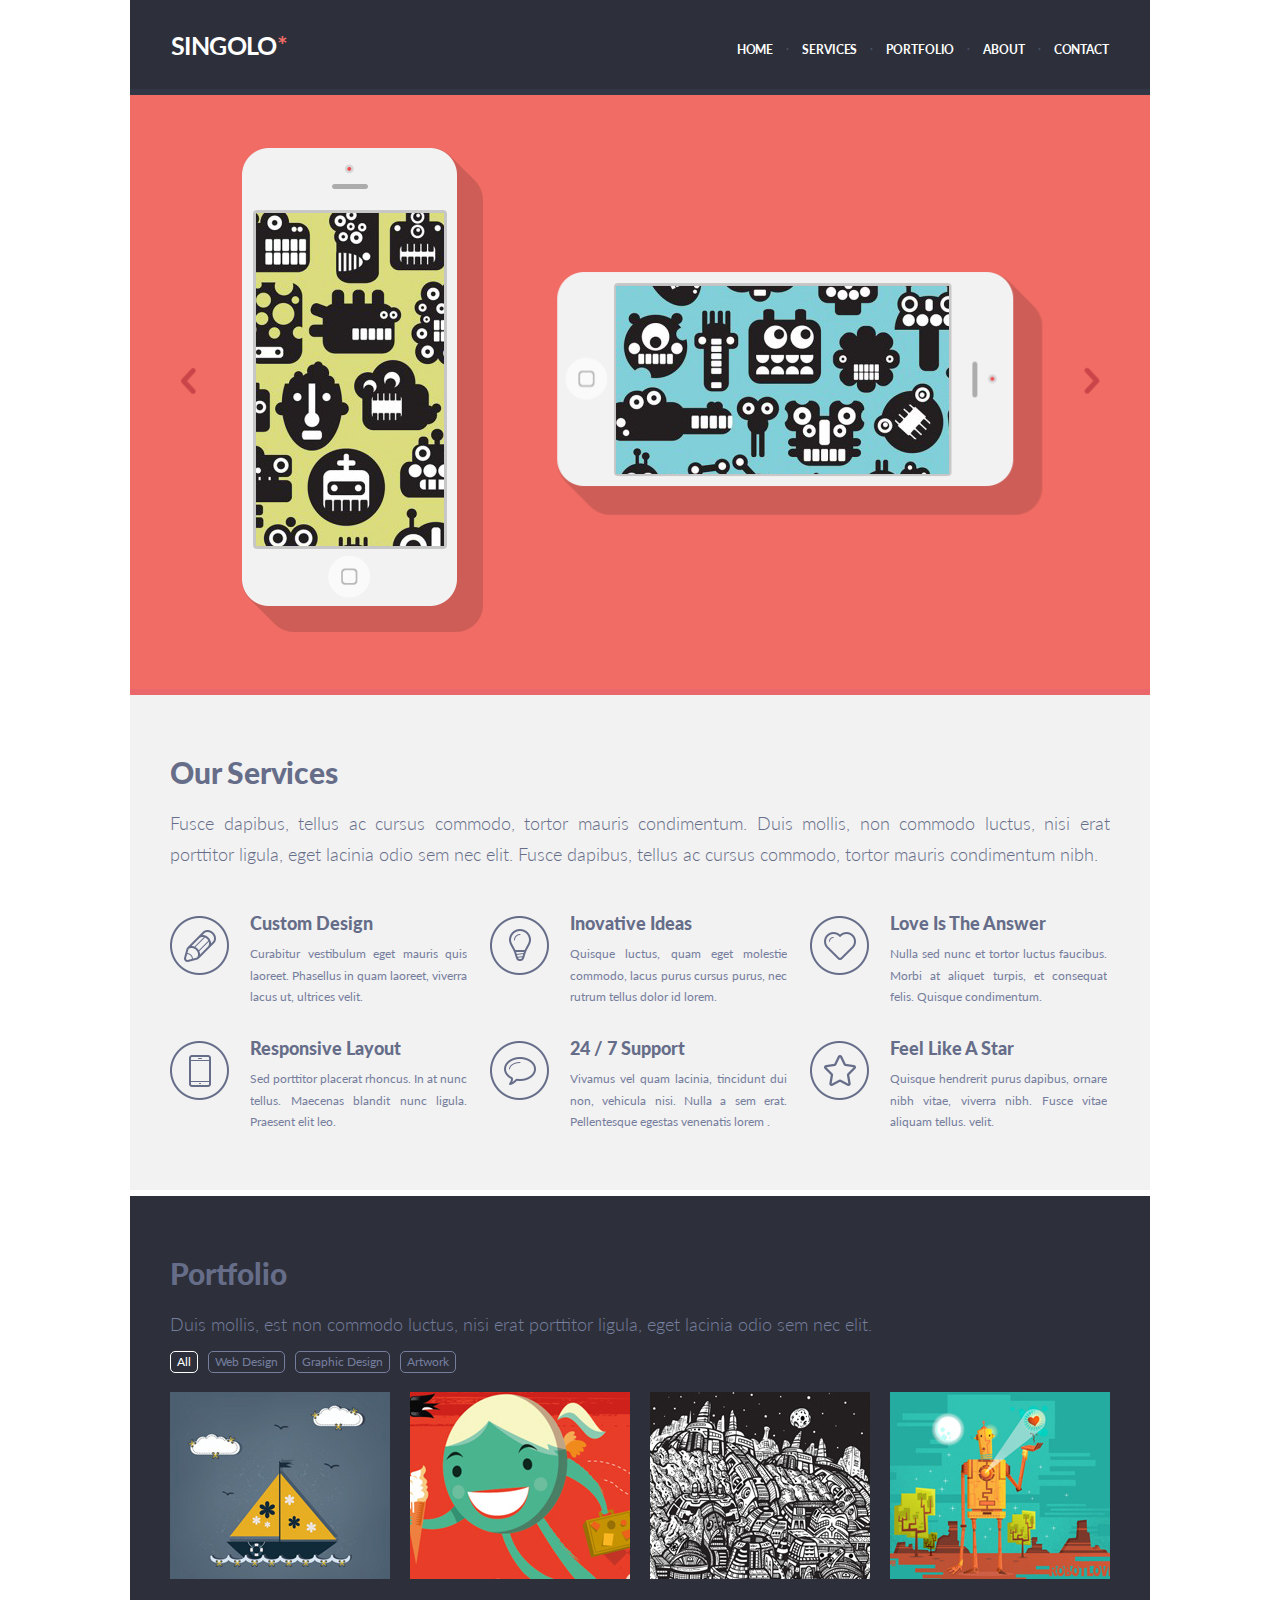
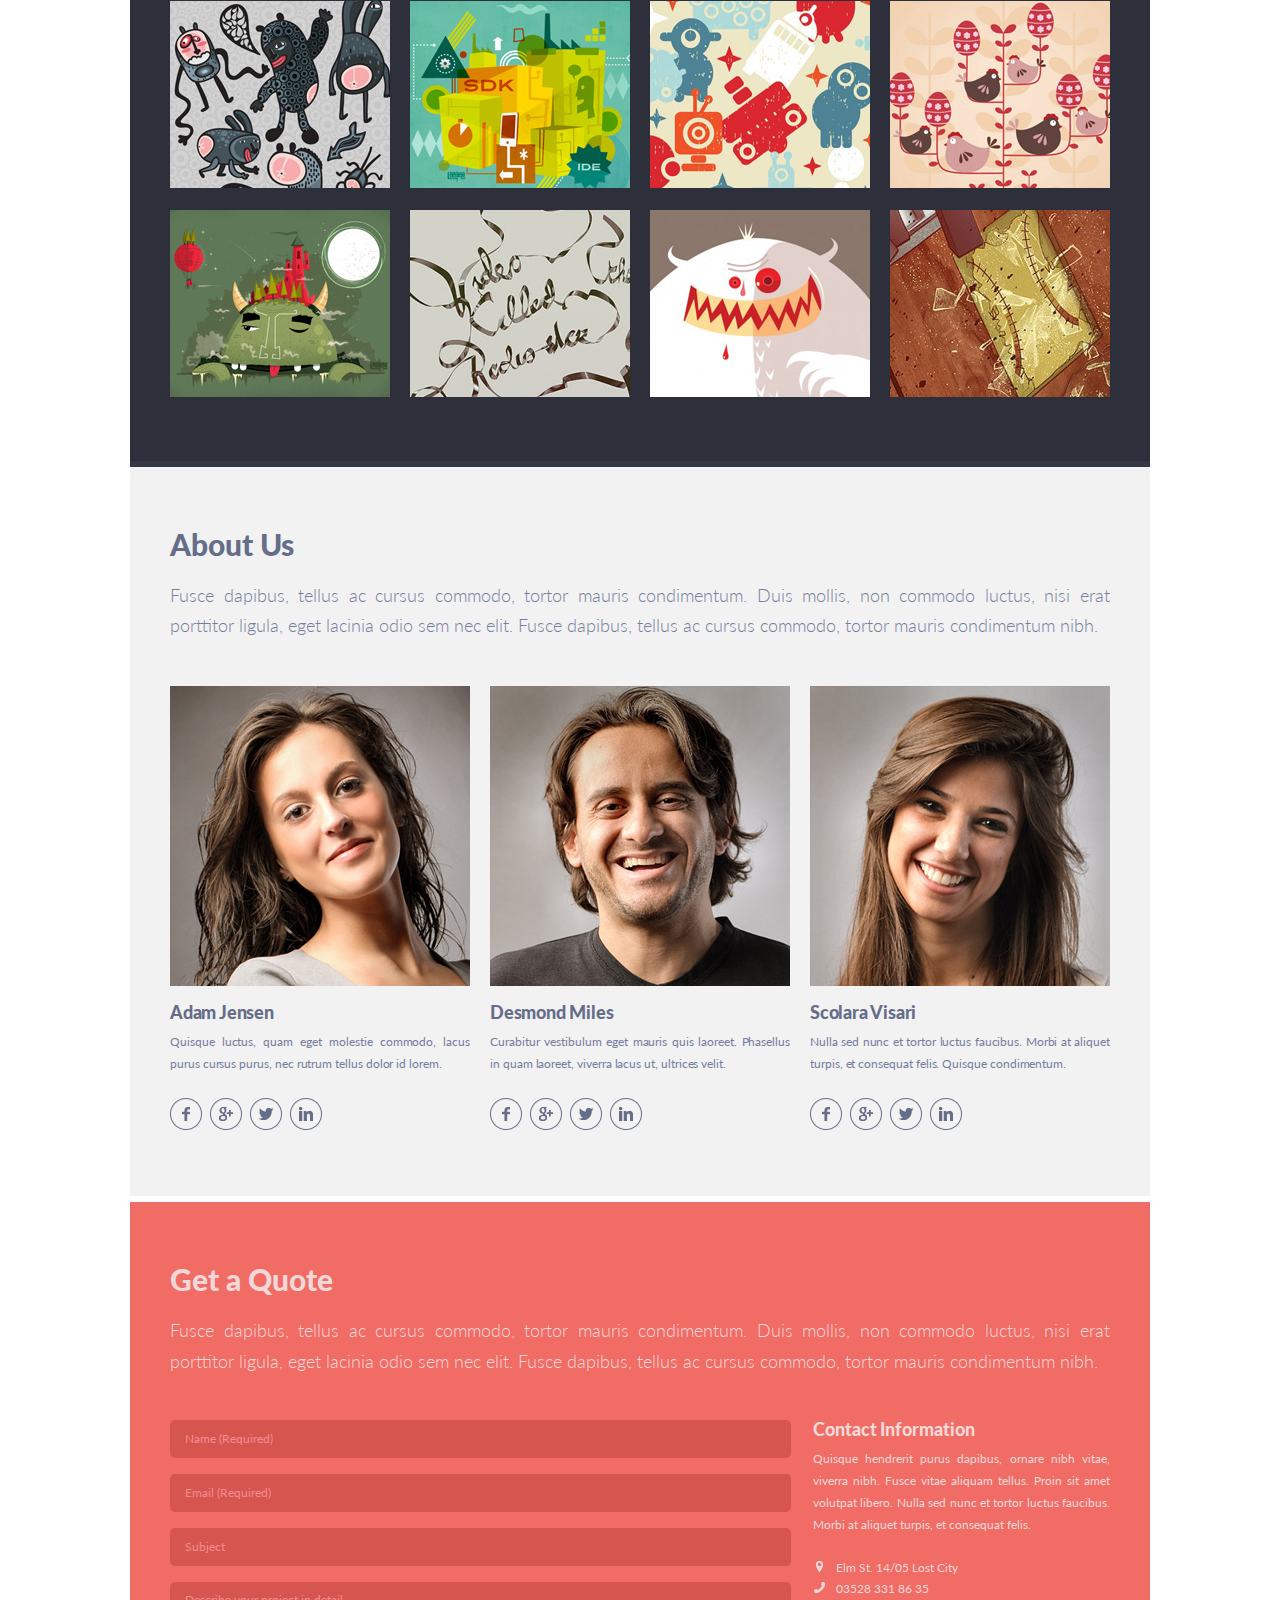
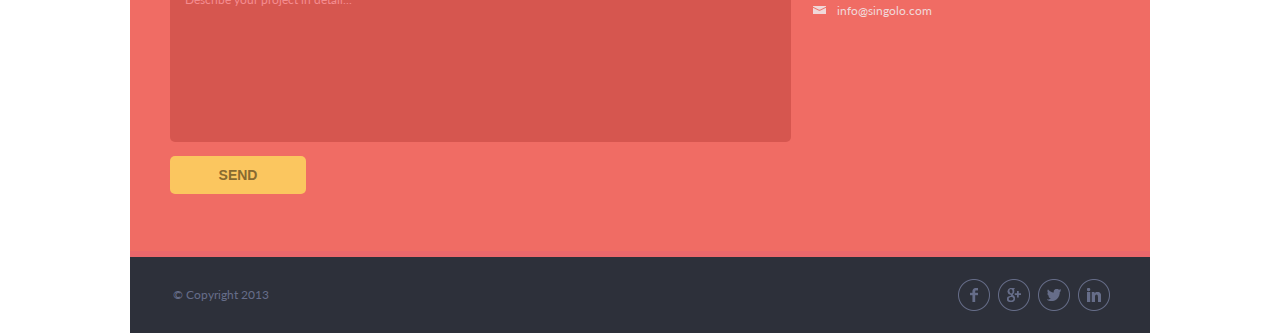
<file: index.html>
<!DOCTYPE html>
<html lang="en">

<head>
  <meta charset="UTF-8">
  <meta name="viewport" content="width=device-width, initial-scale=1.0">
  <title>Singolo</title>
  <link rel="stylesheet" href="style.css">
  <link href="https://fonts.googleapis.com/css?family=Lato:300,400,700,900&display=swap" rel="stylesheet">
  <script src="script.js" defer></script>
</head>

<body>
  <header class="header">
    <div class="hamburger">
      <div class="hamburger__line"></div>
    </div>
    <div class="side-menu__overlay"></div>
    <div class="side-menu">
      <div class="side-menu__header">

        <div class="side-menu__logo">SINGOLO<span>*</span></div>
      </div>
      <div class="side-menu__content">
        <ul class="side-menu__list">
          <li class="side-menu__list-item"><a href="#home">HOME</a></li>
          <li class="side-menu__list-item"><a href="#services">SERVICES</a></li>
          <li class="side-menu__list-item"><a href="#portfolio">PORTFOLIO</a></li>
          <li class="side-menu__list-item"><a href="#about">ABOUT</a></li>
          <li class="side-menu__list-item"><a href="#contact">CONTACT</a></li>
        </ul>
      </div>

    </div>
    <h1 class="logo">SINGOLO<span>*</span></h1>
    <nav class="header__navigation">
      <ul id="navigation">
        <li class="navigation__link"><a href="#home">HOME</a></li>
        <li class="navigation__separator">·</li>
        <li class="navigation__link"><a href="#services">SERVICES</a></li>
        <li class="navigation__separator">·</li>
        <li class="navigation__link"><a href="#portfolio">PORTFOLIO</a></li>
        <li class="navigation__separator">·</li>
        <li class="navigation__link"><a href="#about">ABOUT</a></li>
        <li class="navigation__separator">·</li>
        <li class="navigation__link"><a href="#contact">CONTACT</a></li>
      </ul>
    </nav>

  </header>

  <div class="wrapper">
    <div class="slider" id="home">
      <div class="slider__buttons">
        <img class="control_prev" src="./assets/icons/prev.png" alt="next arrow">
        <img class="control_next" src="./assets/icons/prev.png" alt="next arrow">
      </div>

      <div class="slider__slides">
        <div class="slides__phones slide slide--active">
          <img src="./assets/images/phone-vertical-display.png" class="phones__screen_yellow" alt="iphone screen">

          <img src="./assets/images/iPhone-Vertical.png" alt="iPhone-Vertical" class="iphone-vertical" id="slide-phone">
          <img src="./assets/images/Shadow.png" alt="shadow" class="iphone-vertical__shadow">

          <img src="./assets/images/phone-horizontal-display.png" class="phones__screen_blue" alt="iphone screen">
          <img src="./assets/images/iPhone-Vertical.png" alt="iPhone-Horizontal" class="iphone-horizontal"
            id="slide-phone">

          <div class="shadow-outer">
            <img src="./assets/images/Shadow.png" alt="shadow" class="iphone-horizontal__shadow">
          </div>
        </div>
        <div class="slides__2 slide">
          <img src="./assets/images/slide2.jpg" alt="slide 2 phones">
        </div>
      </div>
    </div>

    <section class="our-services" id="services">
      <h2 class="our-services__header">Our Services</h2>
      <p class="our-services__text">Fusce dapibus, tellus ac cursus commodo, tortor mauris condimentum. Duis mollis, non
        commodo luctus, nisi erat porttitor ligula, eget lacinia odio sem nec elit. Fusce dapibus, tellus ac cursus
        commodo, tortor mauris condimentum nibh.</p>
      <div class="our-services__3-column">
        <div class="benefit">
          <div class="benefit__icon">
            <img src="./assets/icons/pen.png" alt="Smiley face">
          </div>
          <div class="benefit__text">
            <h3 class="benefit__header">Custom Design</h3>
            <p class="benefit__paragraph">Curabitur vestibulum eget mauris quis laoreet. Phasellus in quam laoreet,
              viverra lacus ut, ultrices velit.
            </p>
          </div>
        </div>

        <div class="benefit">
          <div class="benefit__icon">
            <img src="./assets/icons/bulb.png" alt="Smiley face">
          </div>
          <div class="benefit__text">
            <h3 class="benefit__header">Inovative Ideas</h3>
            <p class="benefit__paragraph">Quisque luctus, quam eget molestie commodo, lacus purus cursus purus, nec
              rutrum tellus dolor id lorem.
            </p>
          </div>
        </div>

        <div class="benefit">
          <div class="benefit__icon">
            <img src="./assets/icons/heart.png" alt="Smiley face">
          </div>
          <div class="benefit__text">
            <h3 class="benefit__header">Love Is The Answer</h3>
            <p class="benefit__paragraph">Nulla sed nunc et tortor luctus faucibus. Morbi at aliquet turpis, et
              consequat felis. Quisque condimentum.
            </p>
          </div>
        </div>


        <div class="benefit">
          <div class="benefit__icon">
            <img src="./assets/icons/phone.png" alt="Smiley face">
          </div>
          <div class="benefit__text">
            <h3 class="benefit__header">Responsive Layout</h3>
            <p class="benefit__paragraph">Sed porttitor placerat rhoncus. In at nunc tellus. Maecenas blandit nunc
              ligula. Praesent elit leo.
            </p>
          </div>
        </div>

        <div class="benefit">
          <div class="benefit__icon">
            <img src="./assets/icons/buble.png" alt="Smiley face">
          </div>
          <div class="benefit__text">
            <h3 class="benefit__header">24 / 7 Support</h3>
            <p class="benefit__paragraph">Vivamus vel quam lacinia, tincidunt dui non, vehicula nisi. Nulla a sem erat.
              Pellentesque egestas venenatis lorem .
            </p>
          </div>

        </div>
        <div class="benefit">
          <div class="benefit__icon">
            <img src="./assets/icons/star.png" alt="Smiley face">
          </div>
          <div class="benefit__text">
            <h3 class="benefit__header">Feel Like A Star</h3>
            <p class="benefit__paragraph">Quisque hendrerit purus dapibus, ornare nibh vitae, viverra nibh. Fusce vitae
              aliquam tellus.
              velit.
            </p>
          </div>
        </div>

      </div>

    </section>

    <section class="portfolio" id="portfolio">
      <h2 class="portfolio__header">
        Portfolio
      </h2>
      <p class="portfolio__paragraph">
        Duis mollis, est non commodo luctus, nisi erat porttitor ligula, eget lacinia odio sem nec elit.
      </p>
      <ul class="portfolio__filters">
        <li class="portfolio__filters-btn selected">All</li>
        <li class="portfolio__filters-btn">Web Design</li>
        <li class="portfolio__filters-btn">Graphic Design</li>
        <li class="portfolio__filters-btn">Artwork</li>
      </ul>

      <div class="portfolio__layout-4-col">
        <ul class="portfolio__images">
          <li><img class="portfolio__image-item" src="./assets/images/1.jpg" alt="project"></li>
          <li><img class="portfolio__image-item" src="./assets/images/2.jpg" alt="project"></li>
          <li><img class="portfolio__image-item" src="./assets/images/3.jpg" alt="project"></li>
          <li><img class="portfolio__image-item" src="./assets/images/4.jpg" alt="project"></li>
          <li><img class="portfolio__image-item" src="./assets/images/5.jpg" alt="project"></li>
          <li><img class="portfolio__image-item" src="./assets/images/6.jpg" alt="project"></li>
          <li><img class="portfolio__image-item" src="./assets/images/7.jpg" alt="project"></li>
          <li><img class="portfolio__image-item" src="./assets/images/8.jpg" alt="project"></li>
          <li><img class="portfolio__image-item" src="./assets/images/9.jpg" alt="project"></li>
          <li><img class="portfolio__image-item" src="./assets/images/10.jpg" alt="project"></li>
          <li><img class="portfolio__image-item" src="./assets/images/11.jpg" alt="project"></li>
          <li><img class="portfolio__image-item" src="./assets/images/12.jpg" alt="project"></li>

        </ul>
      </div>
    </section>

    <section class="about-us" id="about">
      <h2 class="about-us__header">
        About Us
      </h2>
      <p class="about-us__paragraph">
        Fusce dapibus, tellus ac cursus commodo, tortor mauris condimentum. Duis mollis, non commodo luctus, nisi erat
        porttitor ligula, eget lacinia odio sem nec elit. Fusce dapibus, tellus ac cursus commodo, tortor mauris
        condimentum nibh.
      </p>
      <ul class="about-us__team-3-col">
        <li class="team-member">
          <img class="team-member__photo" src="./assets/images/adam.jpg" alt="photo Adam">
          <h3 class="team-member__name">Adam Jensen</h3>
          <p class="team-member__info">Quisque luctus, quam eget molestie commodo, lacus purus cursus purus, nec rutrum
            tellus dolor id lorem.</p>
          <ul class="team-member__social-btn">
            <li class="team-member__social-btn_one-button"><a href="#"><img src="./assets/icons/facebook.png"
                  alt="facebook"></a></li>
            <li class="team-member__social-btn_one-button"><a href="#"><img src="./assets/icons/google.png"
                  alt="google"></a></li>
            <li class="team-member__social-btn_one-button"><a href="#"><img src="./assets/icons/twitter.png"
                  alt="twitter"></a></li>
            <li class="team-member__social-btn_one-button"><a href="#"><img src="./assets/icons/linkedin.png"
                  alt="linkedin"></a></li>

          </ul>
        </li>
        <li class="team-member">
          <img class="team-member__photo" src="./assets/images/desmond.jpg" alt="photo Desmond">
          <h3 class="team-member__name">Desmond Miles</h3>
          <p class="team-member__info">Curabitur vestibulum eget mauris quis laoreet. Phasellus in quam laoreet, viverra
            lacus ut, ultrices velit.</p>
          <ul class="team-member__social-btn">
            <li class="team-member__social-btn_one-button"><a href="#"><img src="./assets/icons/facebook.png"
                  alt="facebook"></a></li>
            <li class="team-member__social-btn_one-button"><a href="#"><img src="./assets/icons/google.png"
                  alt="facebook"></a></li>
            <li class="team-member__social-btn_one-button"><a href="#"><img src="./assets/icons/twitter.png"
                  alt="facebook"></a></li>
            <li class="team-member__social-btn_one-button"><a href="#"><img src="./assets/icons/linkedin.png"
                  alt="facebook"></a></li>
          </ul>
        </li>
        <li class="team-member">
          <img class="team-member__photo" src="./assets/images/scolara.jpg" alt="photo Scolara">
          <h3 class="team-member__name">Scolara Visari</h3>
          <p class="team-member__info">Nulla sed nunc et tortor luctus faucibus. Morbi at aliquet turpis, et consequat
            felis. Quisque condimentum.</p>
          <ul class="team-member__social-btn">
            <li class="team-member__social-btn_one-button"><a href="#"><img src="./assets/icons/facebook.png"
                  alt="facebook"></a></li>
            <li class="team-member__social-btn_one-button"><a href="#"><img src="./assets/icons/google.png"
                  alt="facebook"></a></li>
            <li class="team-member__social-btn_one-button"><a href="#"><img src="./assets/icons/twitter.png"
                  alt="facebook"></a></li>
            <li class="team-member__social-btn_one-button"><a href="#"><img src="./assets/icons/linkedin.png"
                  alt="facebook"></a></li>
          </ul>
        </li>
      </ul>
    </section>

    <section class="get-a-quote" id="contact">
      <h2 class="get-a-quote__header">
        Get a Quote
      </h2>
      <p class="get-a-quote__paragraph">
        Fusce dapibus, tellus ac cursus commodo, tortor mauris condimentum. Duis mollis, non commodo luctus, nisi erat
        porttitor ligula, eget lacinia odio sem nec elit. Fusce dapibus, tellus ac cursus commodo, tortor mauris
        condimentum nibh.
      </p>
      <div class="contact-form__group">

        <form class="contact-form" action="" method="post">
          <input type="text" class="contact-form__input" id="name" placeholder="Name (Required)" required>
          <input type="email" class="contact-form__input" name="email" placeholder="Email (Required)" required>
          <input type="text" class="contact-form__input" id="subject" name="subject" placeholder="Subject">
          <textarea type="text" name="describe" id="describe" class="contact-form__textarea"
            placeholder="Describe your project in detail..."></textarea>
          <input type="submit" id="email" class="contact-form__send-btn" value="SEND">
        </form>
        <div class="contact-information">
          <h3 class="contact-information__header">Contact Information</h3>
          <p class="contact-information__paragraph">Quisque hendrerit purus dapibus, ornare nibh vitae, viverra nibh.
            Fusce vitae aliquam tellus. Proin sit amet volutpat libero. Nulla sed nunc et tortor luctus faucibus. Morbi
            at
            aliquet turpis, et consequat felis.</p>
          <ul class="contact-information__links">
            <li><img src="./assets/icons/location-small.png" alt="location">Elm St. 14/05 Lost City</li>
            <li><img src="./assets/icons/phone-small.png" alt="phone"><a href="tel:03528 331 86 35">03528 331 86 35</a>
            </li>
            <li><img src="./assets/icons/mail-small.png" alt="mail"><a
                href="mailto:info@singolo.com">info@singolo.com</a>
            </li>
          </ul>
        </div>
      </div>
    </section>

    <footer>
      <span class="copyright">
        © Copyright 2013
      </span>
      <ul class="social-btn">
        <li><a href="#"><img src="./assets/icons/facebook.png" alt="facebook"></a></li>
        <li><a href="#"><img src="./assets/icons/google.png" alt="google"></a></li>
        <li><a href="#"><img src="./assets/icons/twitter.png" alt="twitter"></a></li>
        <li><a href="#"><img src="./assets/icons/linkedin.png" alt="linkedin"></a></li>
      </ul>
    </footer>
  </div>

  <div class="modal">
    <div class="modal__content">
      <p>The letter was sent</p>
      <p id="subject__value">No subject</p>
      <p id="description__value">No description</p>
      <button class="modal__ok-btn">OK</button>
    </div>
  </div>
</body>

</html>
</file>
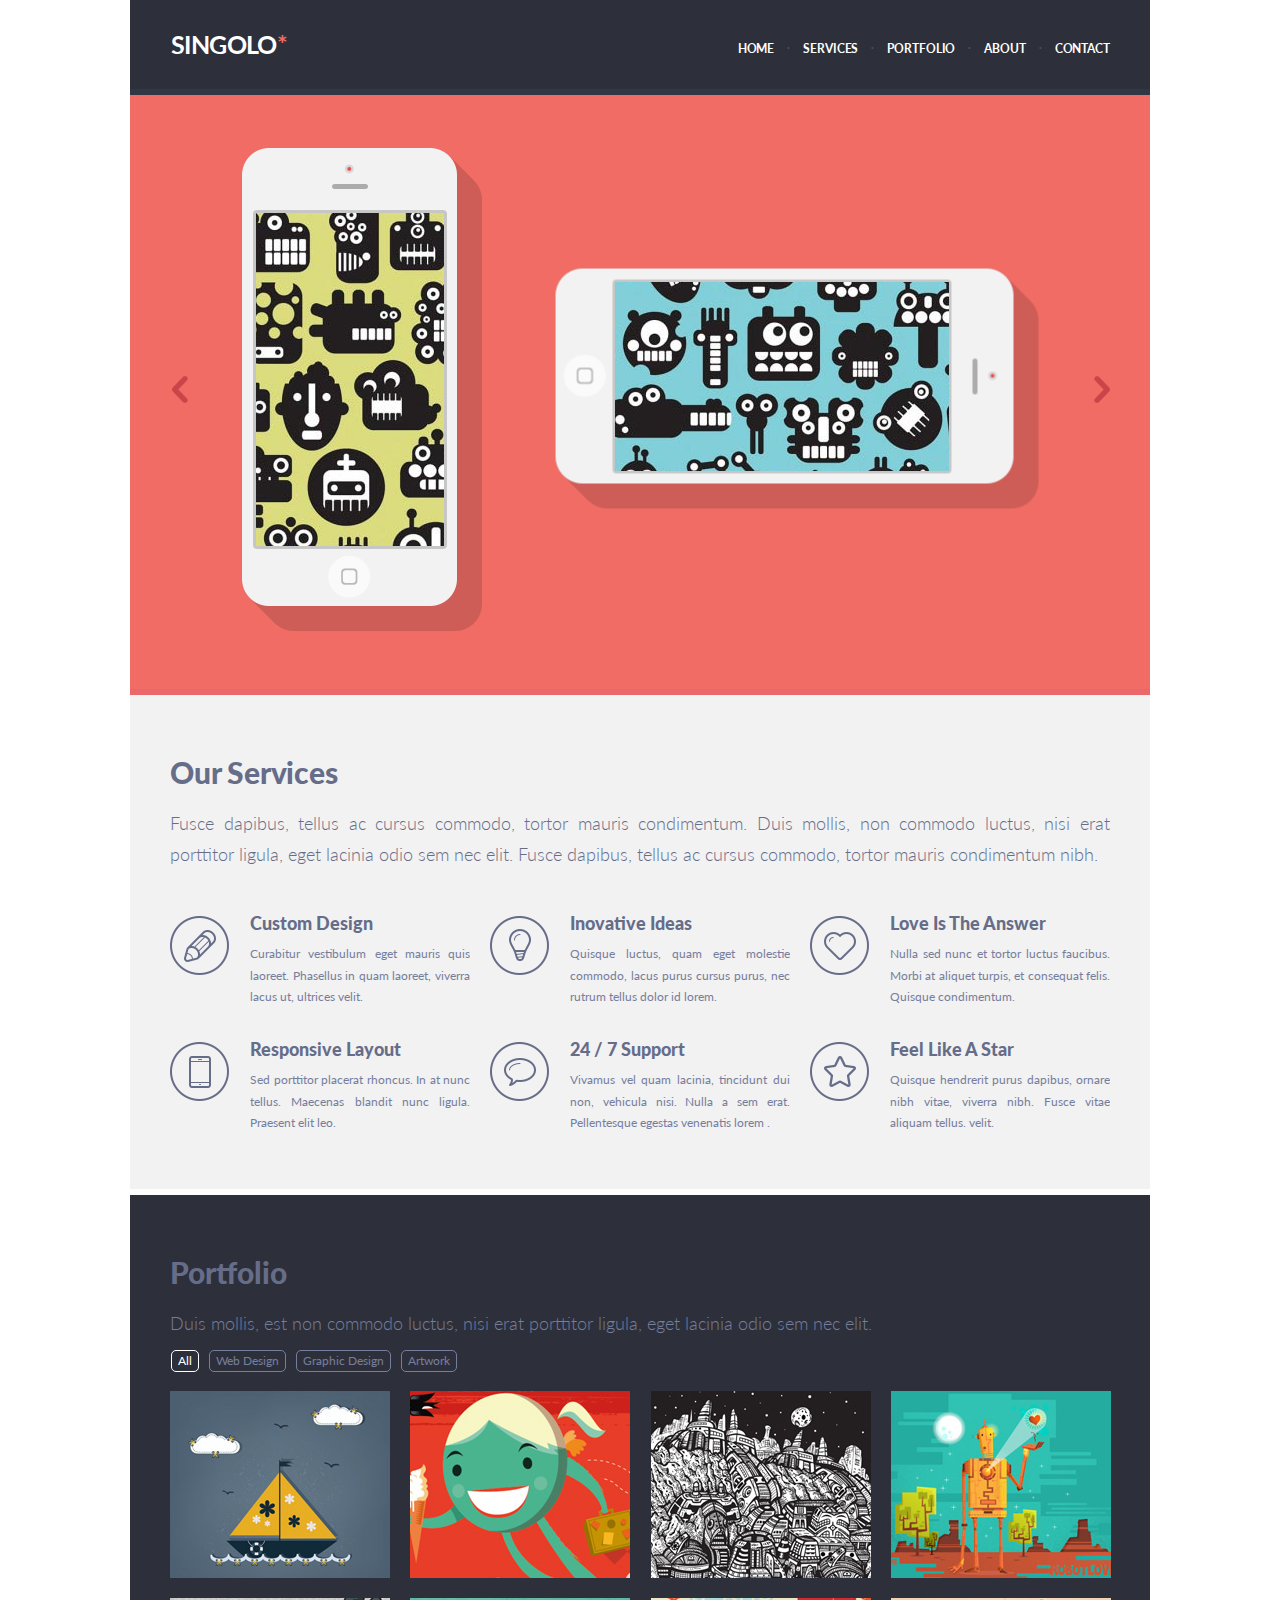
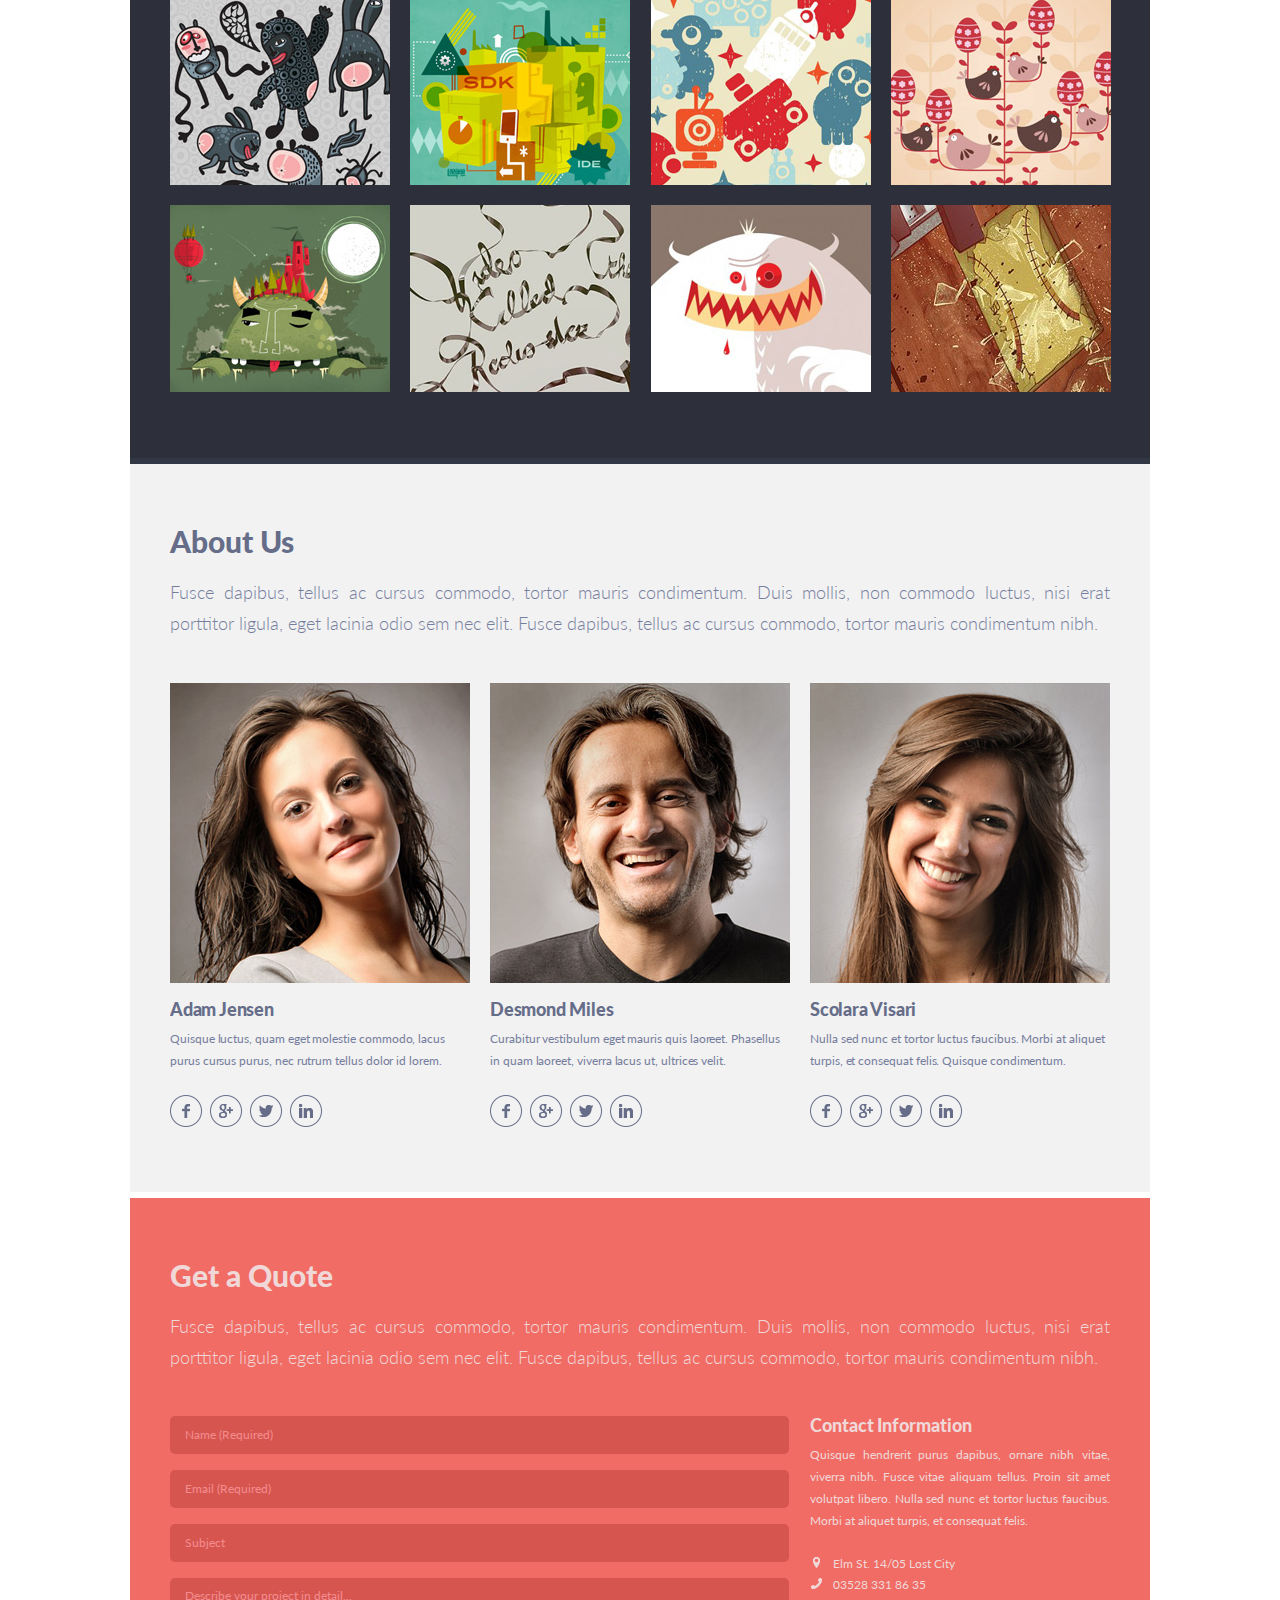
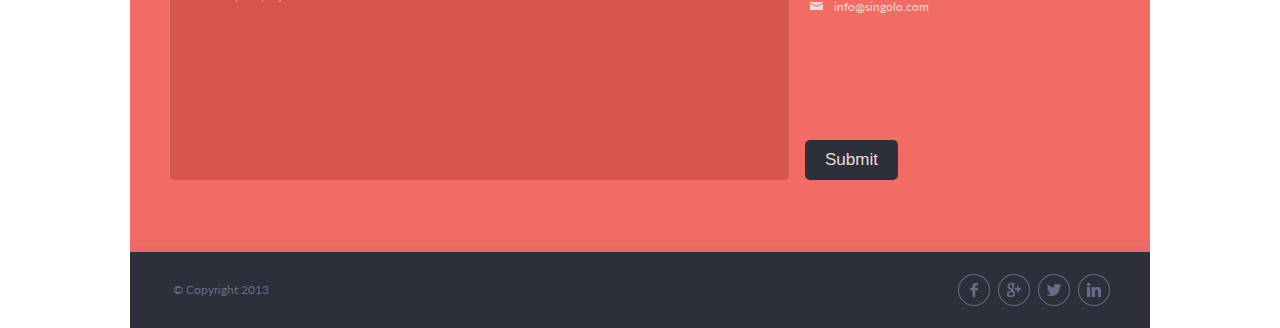
<file: singolo.html>
<!DOCTYPE html>
<html lang="en">

<head>
  <meta charset="UTF-8">
  <meta name="viewport" content="width=device-width, initial-scale=1.0">
  <title>Singolo</title>
  <link rel="stylesheet" href="singolo.css">
  <link href="https://fonts.googleapis.com/css?family=Lato:300,400,700,900&display=swap" rel="stylesheet">
</head>

<body>
  <div class="wrapper">
    <header class="header">
      <h1 class="logo">SINGOLO<span>*</span></h1>
      <nav class="header__navigation">
        <ul>
          <li><a href="#">HOME</a></li>
          <li class="navigation__separator">·</li>
          <li><a href="#">SERVICES</a></li>
          <li class="navigation__separator">·</li>
          <li><a href="#">PORTFOLIO</a></li>
          <li class="navigation__separator">·</li>
          <li><a href="#">ABOUT</a></li>
          <li class="navigation__separator">·</li>
          <li><a href="#">CONTACT</a></li>
        </ul>
      </nav>
    </header>

    <div class="slider">
      <div class="slider__buttons">
        <button class="control_prev"><img src="./assets/icons/prev.png" alt="next arrow"></button>
        <button class="control_next"><img src="./assets/icons/prev.png" alt="next arrow"></button>
      </div>

      <div class="slider__slides">
        <div class="slides__phones">
          <div class="phones__screen_yellow"></div>
          <img src="./assets/images/iPhone-Vertical.png" alt="iPhone-Vertical" class="iphone-vertical">
          <img src="./assets/images/Shadow.png" alt="shadow" class="iphone-vertical__shadow">

          <div class="phones__screen_blue"></div>
          <img src="./assets/images/iPhone-Vertical.png" alt="iPhone-Horizontal" class="iphone-horizontal">

          <div class="shadow-outer">
            <img src="./assets/images/Shadow.png" alt="shadow" class="iphone-horizontal__shadow">
          </div>
        </div>
      </div>
    </div>

    <section class="our-services">
      <h2 class="our-services__header">Our Services</h2>
      <p class="our-services__text">Fusce dapibus, tellus ac cursus commodo, tortor mauris condimentum. Duis mollis, non
        commodo luctus, nisi erat porttitor ligula, eget lacinia odio sem nec elit. Fusce dapibus, tellus ac cursus
        commodo, tortor mauris condimentum nibh.</p>
      <div class="our-services__3-column">
        <div class="benefit">
          <div class="benefit__icon">
            <img src="./assets/icons/pen.png" alt="Smiley face">
          </div>
          <div class="benefit__text">
            <h3 class="benefit__header">Custom Design</h3>
            <p class="benefit__paragraph">Curabitur vestibulum eget mauris quis laoreet. Phasellus in quam laoreet,
              viverra lacus ut, ultrices velit.
            </p>
          </div>
        </div>

        <div class="benefit">
          <div class="benefit__icon">
            <img src="./assets/icons/bulb.png" alt="Smiley face">
          </div>
          <div class="benefit__text">
            <h3 class="benefit__header">Inovative Ideas</h3>
            <p class="benefit__paragraph">Quisque luctus, quam eget molestie commodo, lacus purus cursus purus, nec
              rutrum tellus dolor id lorem.
            </p>
          </div>
        </div>

        <div class="benefit">
          <div class="benefit__icon">
            <img src="./assets/icons/heart.png" alt="Smiley face">
          </div>
          <div class="benefit__text">
            <h3 class="benefit__header">Love Is The Answer</h3>
            <p class="benefit__paragraph">Nulla sed nunc et tortor luctus faucibus. Morbi at aliquet turpis, et
              consequat felis. Quisque condimentum.
            </p>
          </div>
        </div>


        <div class="benefit">
          <div class="benefit__icon">
            <img src="./assets/icons/phone.png" alt="Smiley face">
          </div>
          <div class="benefit__text">
            <h3 class="benefit__header">Responsive Layout</h3>
            <p class="benefit__paragraph">Sed porttitor placerat rhoncus. In at nunc tellus. Maecenas blandit nunc
              ligula. Praesent elit leo.
            </p>
          </div>
        </div>

        <div class="benefit">
          <div class="benefit__icon">
            <img src="./assets/icons/buble.png" alt="Smiley face">
          </div>
          <div class="benefit__text">
            <h3 class="benefit__header">24 / 7 Support</h3>
            <p class="benefit__paragraph">Vivamus vel quam lacinia, tincidunt dui non, vehicula nisi. Nulla a sem erat.
              Pellentesque egestas venenatis lorem .
            </p>
          </div>

        </div>
        <div class="benefit">
          <div class="benefit__icon">
            <img src="./assets/icons/star.png" alt="Smiley face">
          </div>
          <div class="benefit__text">
            <h3 class="benefit__header">Feel Like A Star</h3>
            <p class="benefit__paragraph">Quisque hendrerit purus dapibus, ornare nibh vitae, viverra nibh. Fusce vitae
              aliquam tellus.
              velit.
            </p>
          </div>
        </div>

      </div>

    </section>

    <section class="portfolio">
      <h2 class="portfolio__header">
        Portfolio
      </h2>
      <p class="portfolio__paragraph">
        Duis mollis, est non commodo luctus, nisi erat porttitor ligula, eget lacinia odio sem nec elit.
      </p>
      <ul class="portfolio__filters">
        <li class="portfolio__filters-btn selected">All</li>
        <li class="portfolio__filters-btn">Web Design</li>
        <li class="portfolio__filters-btn">Graphic Design</li>
        <li class="portfolio__filters-btn">Artwork</li>
      </ul>

      <div class="portfolio__layout-4-col">
        <ul class="portfolio__images">
          <li><a href="#"><img src="./assets/images/1.jpg" alt="project"></a></li>
          <li><a href="#"><img src="./assets/images/2.jpg" alt="project"></a></li>
          <li><a href="#"><img src="./assets/images/3.jpg" alt="project"></a></li>
          <li><a href="#"><img src="./assets/images/4.jpg" alt="project"></a></li>
          <li><a href="#"><img src="./assets/images/5.jpg" alt="project"></a></li>
          <li><a href="#"><img src="./assets/images/6.jpg" alt="project"></a></li>
          <li><a href="#"><img src="./assets/images/7.jpg" alt="project"></a></li>
          <li><a href="#"><img src="./assets/images/8.jpg" alt="project"></a></li>
          <li><a href="#"><img src="./assets/images/9.jpg" alt="project"></a></li>
          <li><a href="#"><img src="./assets/images/10.jpg" alt="project"></a></li>
          <li><a href="#"><img src="./assets/images/11.jpg" alt="project"></a></li>
          <li><a href="#"><img src="./assets/images/12.jpg" alt="project"></a></li>

        </ul>
      </div>
    </section>

    <section class="about-us">
      <h2 class="about-us__header">
        About Us
      </h2>
      <p class="about-us__paragraph">
        Fusce dapibus, tellus ac cursus commodo, tortor mauris condimentum. Duis mollis, non commodo luctus, nisi erat
        porttitor ligula, eget lacinia odio sem nec elit. Fusce dapibus, tellus ac cursus commodo, tortor mauris
        condimentum nibh.
      </p>
      <ul class="about-us__team-3-col">
        <li class="team-member">
          <img class="team-member__photo" src="./assets/images/adam.jpg" alt="photo Adam">
          <h3 class="team-member__name">Adam Jensen</h3>
          <p class="team-member__info">Quisque luctus, quam eget molestie commodo, lacus purus cursus purus, nec rutrum
            tellus dolor id lorem.</p>
          <ul class="team-member__social-btn">
            <li class="team-member__social-btn_one-button"><a href="#"><img src="./assets/icons/facebook.png"
                  alt="facebook"></a></li>
            <li class="team-member__social-btn_one-button"><a href="#"><img src="./assets/icons/google.png"
                  alt="google"></a></li>
            <li class="team-member__social-btn_one-button"><a href="#"><img src="./assets/icons/twitter.png"
                  alt="twitter"></a></li>
            <li class="team-member__social-btn_one-button"><a href="#"><img src="./assets/icons/linkedin.png"
                  alt="linkedin"></a></li>

          </ul>
        </li>
        <li class="team-member">
          <img class="team-member__photo" src="./assets/images/desmond.jpg" alt="photo Desmond">
          <h3 class="team-member__name">Desmond Miles</h3>
          <p class="team-member__info">Curabitur vestibulum eget mauris quis laoreet. Phasellus in quam laoreet, viverra
            lacus ut, ultrices velit.</p>
          <ul class="team-member__social-btn">
            <li class="team-member__social-btn_one-button"><a href="#"><img src="./assets/icons/facebook.png"
                  alt="facebook"></a></li>
            <li class="team-member__social-btn_one-button"><a href="#"><img src="./assets/icons/google.png"
                  alt="facebook"></a></li>
            <li class="team-member__social-btn_one-button"><a href="#"><img src="./assets/icons/twitter.png"
                  alt="facebook"></a></li>
            <li class="team-member__social-btn_one-button"><a href="#"><img src="./assets/icons/linkedin.png"
                  alt="facebook"></a></li>
          </ul>
        </li>
        <li class="team-member">
          <img class="team-member__photo" src="./assets/images/scolara.jpg" alt="photo Scolara">
          <h3 class="team-member__name">Scolara Visari</h3>
          <p class="team-member__info">Nulla sed nunc et tortor luctus faucibus. Morbi at aliquet turpis, et consequat
            felis. Quisque condimentum.</p>
          <ul class="team-member__social-btn">
            <li class="team-member__social-btn_one-button"><a href="#"><img src="./assets/icons/facebook.png"
                  alt="facebook"></a></li>
            <li class="team-member__social-btn_one-button"><a href="#"><img src="./assets/icons/google.png"
                  alt="facebook"></a></li>
            <li class="team-member__social-btn_one-button"><a href="#"><img src="./assets/icons/twitter.png"
                  alt="facebook"></a></li>
            <li class="team-member__social-btn_one-button"><a href="#"><img src="./assets/icons/linkedin.png"
                  alt="facebook"></a></li>
          </ul>
        </li>
      </ul>
    </section>

    <section class="get-a-quote">
      <h2 class="get-a-quote__header">
        Get a Quote
      </h2>
      <p class="get-a-quote__paragraph">
        Fusce dapibus, tellus ac cursus commodo, tortor mauris condimentum. Duis mollis, non commodo luctus, nisi erat
        porttitor ligula, eget lacinia odio sem nec elit. Fusce dapibus, tellus ac cursus commodo, tortor mauris
        condimentum nibh.
      </p>
      <div class="contact-form__group">

        <form class="contact-form" action="" method="post">
          <input type="text" class="contact-form__input" placeholder="Name (Required)" required>
          <input type="email" class="contact-form__input" name="email" placeholder="Email (Required)" required>
          <input type="text" class="contact-form__input" name="subject" placeholder="Subject">
          <textarea type="text" name="describe" class="contact-form__textarea"
            placeholder="Describe your project in detail..."></textarea>
          <input type="submit" class="contact-form__send-btn" value="Submit">
        </form>
        <div class="contact-information">
          <h3 class="contact-information__header">Contact Information</h3>
          <p class="contact-information__paragraph">Quisque hendrerit purus dapibus, ornare nibh vitae, viverra nibh.
            Fusce vitae aliquam tellus. Proin sit amet volutpat libero. Nulla sed nunc et tortor luctus faucibus. Morbi
            at
            aliquet turpis, et consequat felis.</p>
          <ul class="contact-information__links">
            <li><img src="./assets/icons/location-small.png" alt="location">Elm St. 14/05 Lost City</li>
            <li><img src="./assets/icons/phone-small.png" alt="phone"><a href="tel:03528 331 86 35">03528 331 86 35</a>
            </li>
            <li><img src="./assets/icons/mail-small.png" alt="mail"><a
                href="mailto:info@singolo.com">info@singolo.com</a></li>
          </ul>
        </div>
      </div>
    </section>

    <footer>
      <span class="copyright">
        © Copyright 2013
      </span>
      <ul class="social-btn">
        <li><a href="#"><img src="./assets/icons/facebook.png" alt="facebook"></a></li>
        <li><a href="#"><img src="./assets/icons/google.png" alt="google"></a></li>
        <li><a href="#"><img src="./assets/icons/twitter.png" alt="twitter"></a></li>
        <li><a href="#"><img src="./assets/icons/linkedin.png" alt="linkedin"></a></li>
      </ul>
    </footer>
  </div>
</body>

</html>
</file>
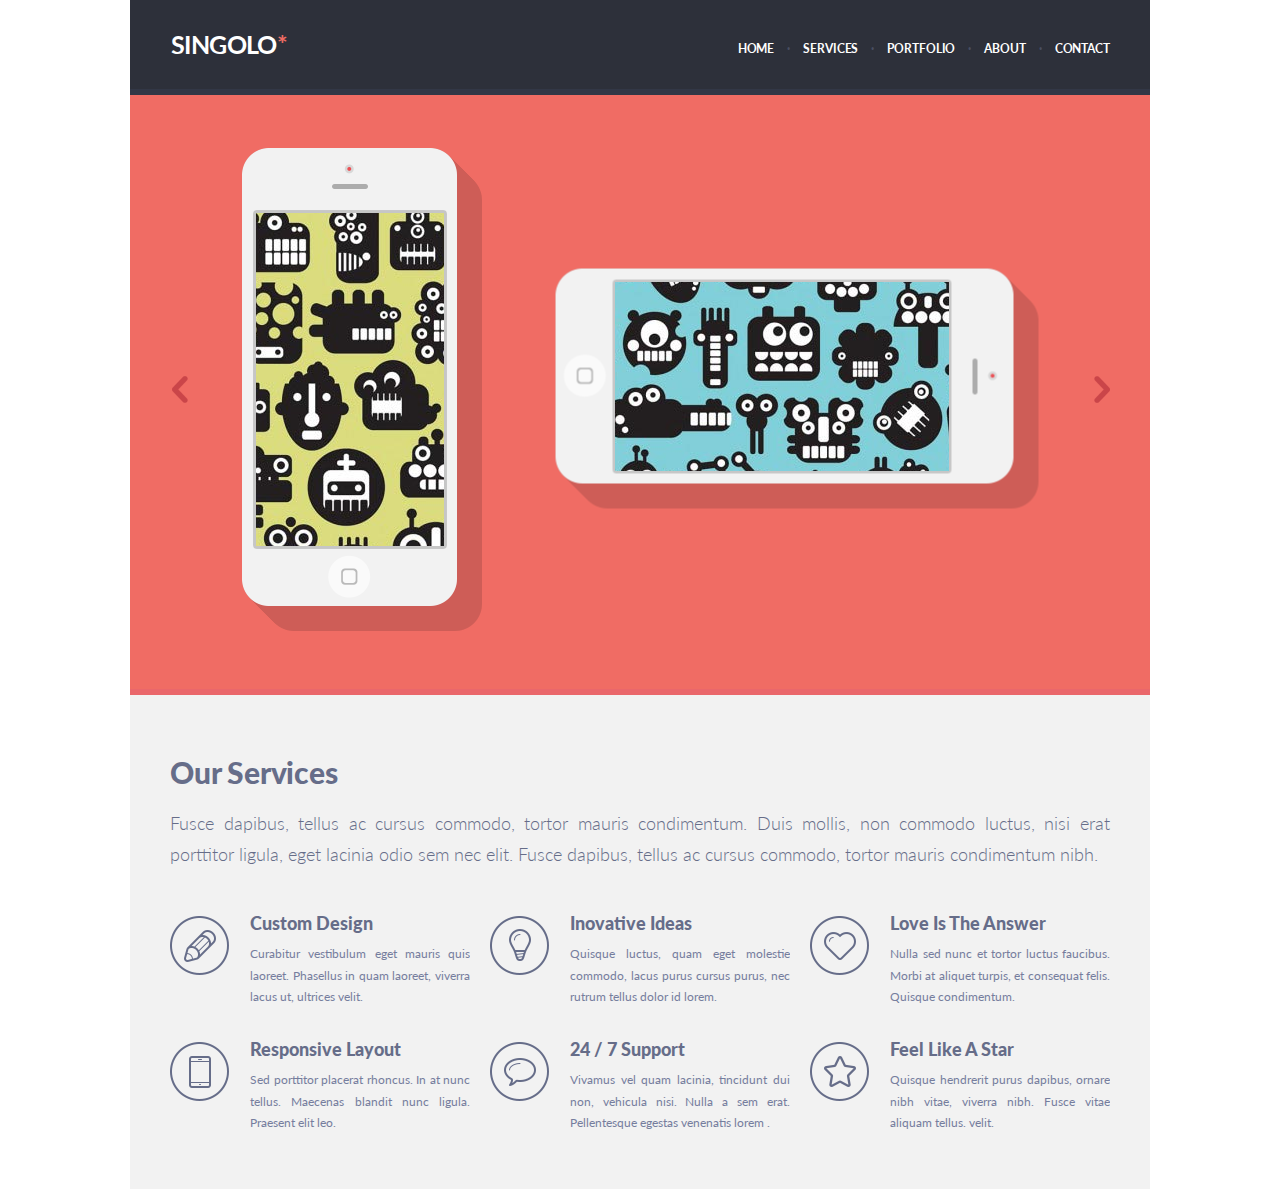
<file: singolo1.html>
<!DOCTYPE html>
<html lang="en">

<head>
  <meta charset="UTF-8">
  <meta name="viewport" content="width=device-width, initial-scale=1.0">
  <title>Singolo</title>
  <link rel="stylesheet" href="singolo1.css">
  <link href="https://fonts.googleapis.com/css?family=Lato:300,400,700,900&display=swap" rel="stylesheet">
</head>

<body>
  <div class="wrapper">

    <header class="header">

      <h1 class="logo">SINGOLO<span>*</span></h1>
      <nav class="header__navigation">
        <ul>
          <li><a href="#">HOME</a></li>
          <li class="navigation__separator">·</li>
          <li><a href="#">SERVICES</a></li>
          <li class="navigation__separator">·</li>
          <li><a href="#">PORTFOLIO</a></li>
          <li class="navigation__separator">·</li>
          <li><a href="#">ABOUT</a></li>
          <li class="navigation__separator">·</li>
          <li><a href="#">CONTACT</a></li>
        </ul>
      </nav>

    </header>
    <div class="slider">
      <div class="slider__buttons">
        <button class="control_prev"><img src="./assets/icons/prev.png" alt="next arrow"></button>
        <button class="control_next"><img src="./assets/icons/prev.png" alt="next arrow"></button>
      </div>

      <div class="slider__slides">
        <div class="slides__phones">
          <div class="phones__screen_yellow"></div>
          <img src="./assets/images/iPhone-Vertical.png" alt="iPhone-Vertical" class="iphone-vertical">
          <img src="./assets/images/Shadow.png" alt="shadow" class="iphone-vertical__shadow">

          <div class="phones__screen_blue"></div>
          <img src="./assets/images/iPhone-Vertical.png" alt="iPhone-Horizontal" class="iphone-horizontal">

          <div class="shadow-outer">
            <img src="./assets/images/Shadow.png" alt="shadow" class="iphone-horizontal__shadow">
          </div>
        </div>
      </div>






    </div>

    <div class="our-services">

      <h2 class="our-services__header">Our Services</h2>
      <p class="our-services__text">Fusce dapibus, tellus ac cursus commodo, tortor mauris condimentum. Duis mollis, non
        commodo luctus, nisi erat porttitor ligula, eget lacinia odio sem nec elit. Fusce dapibus, tellus ac cursus
        commodo, tortor mauris condimentum nibh.</p>




      <div class="our-services__3-column">



        <div class="benefit">
          <div class="benefit__icon">
            <img src="./assets/icons/pen.png" alt="Smiley face">
          </div>
          <div class="benefit__text">
            <h3 class="benefit__header">Custom Design</h3>
            <p class="benefit__paragraph">Curabitur vestibulum eget mauris quis laoreet. Phasellus in quam laoreet,
              viverra lacus ut, ultrices velit.
            </p>
          </div>

        </div>

        <div class="benefit">
          <div class="benefit__icon">
            <img src="./assets/icons/bulb.png" alt="Smiley face">
          </div>
          <div class="benefit__text">
            <h3 class="benefit__header">Inovative Ideas</h3>
            <p class="benefit__paragraph">Quisque luctus, quam eget molestie commodo, lacus purus cursus purus, nec
              rutrum tellus dolor id lorem.
            </p>
          </div>

        </div>

        <div class="benefit">
          <div class="benefit__icon">
            <img src="./assets/icons/heart.png" alt="Smiley face">
          </div>
          <div class="benefit__text">
            <h3 class="benefit__header">Love Is The Answer</h3>
            <p class="benefit__paragraph">Nulla sed nunc et tortor luctus faucibus. Morbi at aliquet turpis, et
              consequat felis. Quisque condimentum.
            </p>
          </div>

        </div>


        <div class="benefit">
          <div class="benefit__icon">
            <img src="./assets/icons/phone.png" alt="Smiley face">
          </div>
          <div class="benefit__text">
            <h3 class="benefit__header">Responsive Layout</h3>
            <p class="benefit__paragraph">Sed porttitor placerat rhoncus. In at nunc tellus. Maecenas blandit nunc
              ligula. Praesent elit leo.
            </p>
          </div>

        </div>

        <div class="benefit">
          <div class="benefit__icon">
            <img src="./assets/icons/buble.png" alt="Smiley face">
          </div>
          <div class="benefit__text">
            <h3 class="benefit__header">24 / 7 Support</h3>
            <p class="benefit__paragraph">Vivamus vel quam lacinia, tincidunt dui non, vehicula nisi. Nulla a sem erat.
              Pellentesque egestas venenatis lorem .
            </p>
          </div>

        </div>

        <div class="benefit">
          <div class="benefit__icon">
            <img src="./assets/icons/star.png" alt="Smiley face">
          </div>
          <div class="benefit__text">
            <h3 class="benefit__header">Feel Like A Star</h3>
            <p class="benefit__paragraph">Quisque hendrerit purus dapibus, ornare nibh vitae, viverra nibh. Fusce vitae
              aliquam tellus.
              velit.
            </p>
          </div>

        </div>






      </div>


    </div>


  </div>


</body>

</html>
</file>
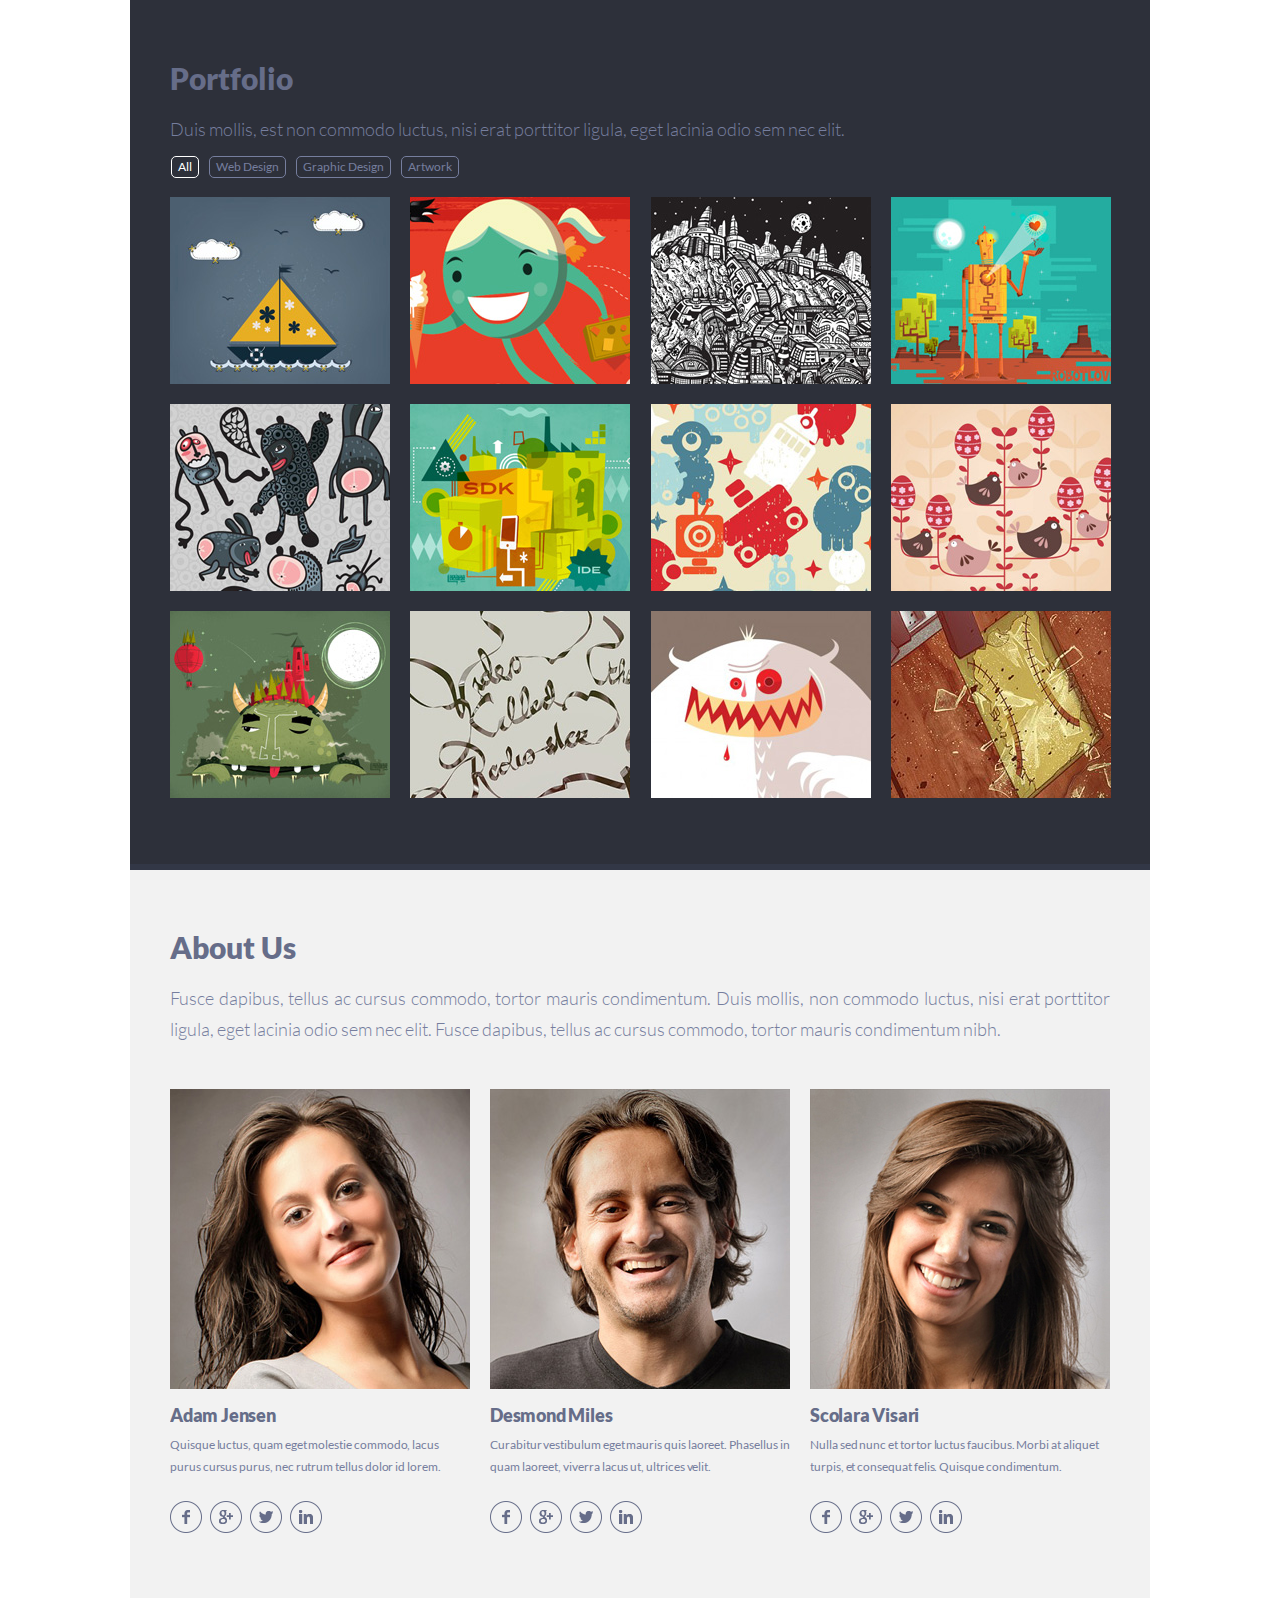
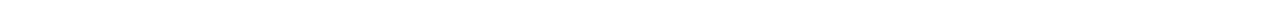
<file: singolo2.html>
<!DOCTYPE html>
<html lang="en">

<head>
  <meta charset="UTF-8">
  <meta name="viewport" content="width=device-width, initial-scale=1.0">
  <link rel="stylesheet" href="singolo2.css">
  <title>Singolo 2</title>
</head>

<body>
  <main class="wrapper">
    <section class="portfolio">
      <h2 class="portfolio__header">
        Portfolio
      </h2>
      <p class="portfolio__paragraph">
        Duis mollis, est non commodo luctus, nisi erat porttitor ligula, eget lacinia odio sem nec elit.
      </p>
      <ul class="portfolio__filters">
        <li class="portfolio__filters-btn selected">All</li>
        <li class="portfolio__filters-btn">Web Design</li>
        <li class="portfolio__filters-btn">Graphic Design</li>
        <li class="portfolio__filters-btn">Artwork</li>
      </ul>

      <div class="portfolio__layout-4-col">
        <ul class="portfolio__images">
          <li><a href="#"><img src="./assets/images/1.jpg" alt="project"></a></li>
          <li><a href="#"><img src="./assets/images/2.jpg" alt="project"></a></li>
          <li><a href="#"><img src="./assets/images/3.jpg" alt="project"></a></li>
          <li><a href="#"><img src="./assets/images/4.jpg" alt="project"></a></li>
          <li><a href="#"><img src="./assets/images/5.jpg" alt="project"></a></li>
          <li><a href="#"><img src="./assets/images/6.jpg" alt="project"></a></li>
          <li><a href="#"><img src="./assets/images/7.jpg" alt="project"></a></li>
          <li><a href="#"><img src="./assets/images/8.jpg" alt="project"></a></li>
          <li><a href="#"><img src="./assets/images/9.jpg" alt="project"></a></li>
          <li><a href="#"><img src="./assets/images/10.jpg" alt="project"></a></li>
          <li><a href="#"><img src="./assets/images/11.jpg" alt="project"></a></li>
          <li><a href="#"><img src="./assets/images/12.jpg" alt="project"></a></li>

        </ul>
      </div>
    </section>
    <section class="about-us">
      <h2 class="about-us__header">
        About Us
      </h2>
      <p class="about-us__paragraph">
        Fusce dapibus, tellus ac cursus commodo, tortor mauris condimentum. Duis mollis, non commodo luctus, nisi erat
        porttitor ligula, eget lacinia odio sem nec elit. Fusce dapibus, tellus ac cursus commodo, tortor mauris
        condimentum nibh.
      </p>
      <ul class="about-us__team-3-col">
        <li class="team-member">
          <img class="team-member__photo" src="./assets/images/adam.jpg" alt="photo Adam">
          <h3 class="team-member__name">Adam Jensen</h3>
          <p class="team-member__info">Quisque luctus, quam eget molestie commodo, lacus purus cursus purus, nec rutrum
            tellus dolor id lorem.</p>
          <ul class="team-member__social-btn">
            <li class="team-member__social-btn_one-button"><a href="#"><img src="./assets/icons/facebook.png"
                  alt="facebook"></a></li>
            <li class="team-member__social-btn_one-button"><a href="#"><img src="./assets/icons/google.png"
                  alt="facebook"></a></li>
            <li class="team-member__social-btn_one-button"><a href="#"><img src="./assets/icons/twitter.png"
                  alt="facebook"></a></li>
            <li class="team-member__social-btn_one-button"><a href="#"><img src="./assets/icons/linkedin.png"
                  alt="facebook"></a></li>

          </ul>
        </li>
        <li class="team-member">
          <img class="team-member__photo" src="./assets/images/desmond.jpg" alt="photo Desmond">
          <h3 class="team-member__name">Desmond Miles</h3>
          <p class="team-member__info">Curabitur vestibulum eget mauris quis laoreet. Phasellus in quam laoreet, viverra
            lacus ut, ultrices velit.</p>
          <ul class="team-member__social-btn">
            <li class="team-member__social-btn_one-button"><a href="#"><img src="./assets/icons/facebook.png"
                  alt="facebook"></a></li>
            <li class="team-member__social-btn_one-button"><a href="#"><img src="./assets/icons/google.png"
                  alt="facebook"></a></li>
            <li class="team-member__social-btn_one-button"><a href="#"><img src="./assets/icons/twitter.png"
                  alt="facebook"></a></li>
            <li class="team-member__social-btn_one-button"><a href="#"><img src="./assets/icons/linkedin.png"
                  alt="facebook"></a></li>
          </ul>
        </li>
        <li class="team-member">
          <img class="team-member__photo" src="./assets/images/scolara.jpg" alt="photo Scolara">
          <h3 class="team-member__name">Scolara Visari</h3>
          <p class="team-member__info">Nulla sed nunc et tortor luctus faucibus. Morbi at aliquet turpis, et consequat
            felis. Quisque condimentum.</p>
          <ul class="team-member__social-btn">
            <li class="team-member__social-btn_one-button"><a href="#"><img src="./assets/icons/facebook.png"
                  alt="facebook"></a></li>
            <li class="team-member__social-btn_one-button"><a href="#"><img src="./assets/icons/google.png"
                  alt="facebook"></a></li>
            <li class="team-member__social-btn_one-button"><a href="#"><img src="./assets/icons/twitter.png"
                  alt="facebook"></a></li>
            <li class="team-member__social-btn_one-button"><a href="#"><img src="./assets/icons/linkedin.png"
                  alt="facebook"></a></li>
          </ul>
        </li>
      </ul>
    </section>
  </main>

</body>

</html>
</file>
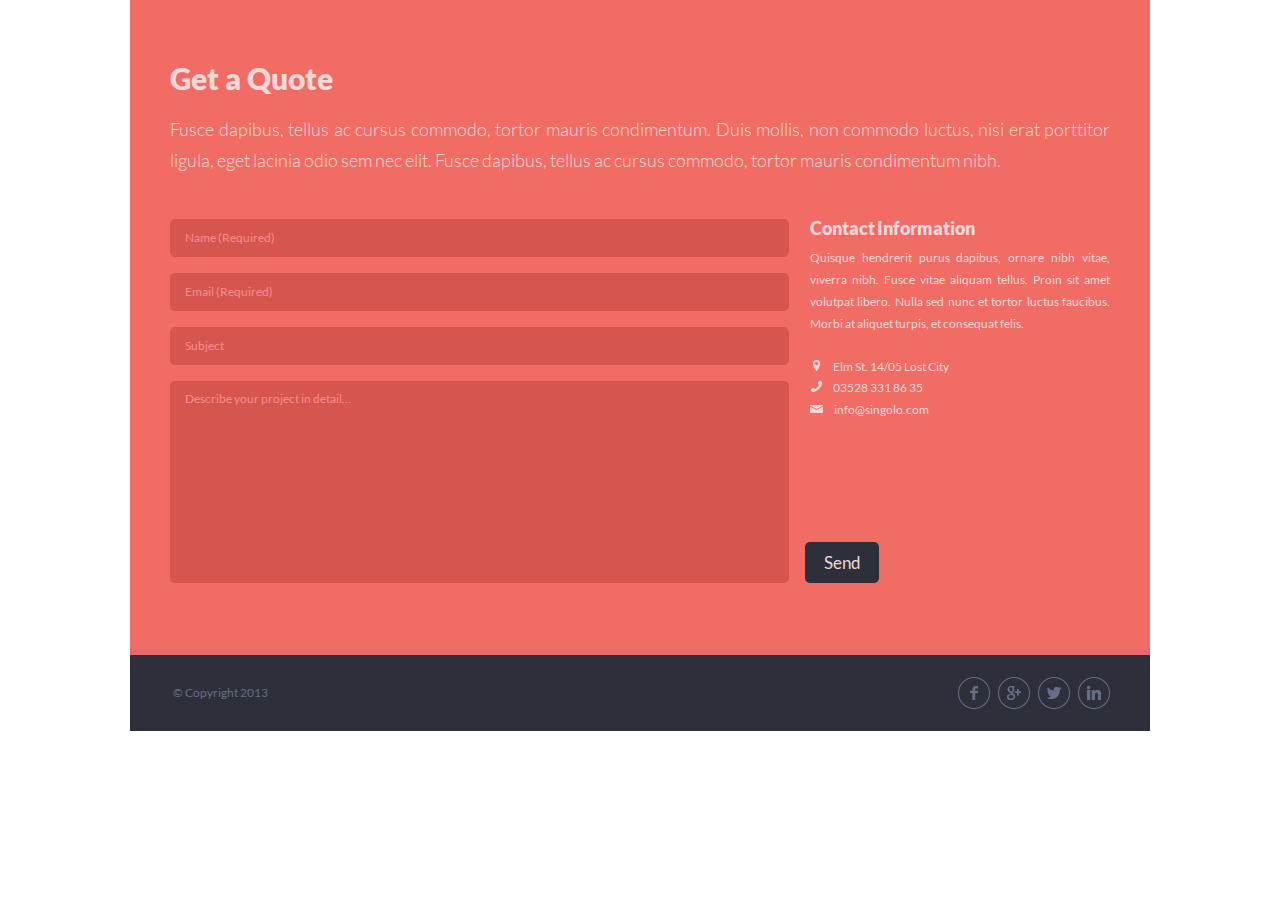
<file: singolo3.html>
<!DOCTYPE html>
<html lang="en">

<head>
  <meta charset="UTF-8">
  <meta name="viewport" content="width=device-width, initial-scale=1.0">
  <link rel="stylesheet" href="singolo3.css">
  <title>Singolo 3</title>
</head>

<body>
  <div class="wrapper">
    <section class="get-a-quote">
      <h2 class="get-a-quote__header">
        Get a Quote
      </h2>
      <p class="get-a-quote__paragraph">
        Fusce dapibus, tellus ac cursus commodo, tortor mauris condimentum. Duis mollis, non commodo luctus, nisi erat
        porttitor ligula, eget lacinia odio sem nec elit. Fusce dapibus, tellus ac cursus commodo, tortor mauris
        condimentum nibh.
      </p>
      <div class="contact-form__group">

        <form class="contact-form" action="" method="post">
          <input type="text" class="contact-form__input" placeholder="Name (Required)" required>
          <input type="email" class="contact-form__input" name="email" placeholder="Email (Required)" required>
          <input type="text" class="contact-form__input" name="subject" placeholder="Subject">
          <textarea type="text" name="describe" class="contact-form__describe"
            placeholder="Describe your project in detail..."></textarea>
          <input type="submit" class="contact-form__send-btn" value="Send">
        </form>
        <div class="contact-information">
          <h3 class="contact-information__header">Contact Information</h3>
          <p class="contact-information__paragraph">Quisque hendrerit purus dapibus, ornare nibh vitae, viverra nibh.
            Fusce vitae aliquam tellus. Proin sit amet volutpat libero. Nulla sed nunc et tortor luctus faucibus. Morbi
            at
            aliquet turpis, et consequat felis.</p>
          <ul class="contact-information__links">
            <li><img src="./assets/icons/location-small.png" alt="location">Elm St. 14/05 Lost City</li>
            <li><img src="./assets/icons/phone-small.png" alt="phone"><a href="tel:03528 331 86 35">03528 331 86 35</a>
            </li>
            <li><img src="./assets/icons/mail-small.png" alt="mail"><a
                href="mailto:info@singolo.com">info@singolo.com</a></li>
          </ul>
        </div>
      </div>
    </section>

    <footer>
      <span class="copyright">
        © Copyright 2013
      </span>
      <ul class="social-btn">
        <li><a href="#"><img src="./assets/icons/facebook.png" alt="facebook"></a></li>
        <li><a href="#"><img src="./assets/icons/google.png" alt="google"></a></li>
        <li><a href="#"><img src="./assets/icons/twitter.png" alt="twitter"></a></li>
        <li><a href="#"><img src="./assets/icons/linkedin.png" alt="linkedin"></a></li>
      </ul>
    </footer>
  </div>
</body>

</html>
</file>
<file: style.css>
@import url("./font_lato.css");

html {
 font: 10px Lato, sans-serif; 
}

* {
 border: none;
  list-style: none;
  text-decoration: none; 
  margin: 0;
  padding: 0;
}

html {
  scroll-behavior: smooth;
}

:visited, :link {
  color: unset;
}

.wrapper {
  
  max-width: 1020px;
  margin: 0 auto;
  
}

.header {
  margin: auto;
  position: sticky;
  display: flex;
  flex-direction: row;
  justify-content: space-between;
  align-items: center;
  background-color: #2d303a;
  max-width: 951px;
  height: 35px;
  border-bottom: 6px solid #323746;
  z-index: 6;
  top: 0;
  padding: 27px 28px 27px 41px;
}

.hamburger {
  cursor: pointer;
  display: none;
  transition: transform .2s linear;
  transform-origin: center center;
  width: 25px;
  height: 20px;
  z-index: 8;
}

.hamburger--active {
  transform: rotate(90deg);
}

.hamburger__line {
  position: relative;
  width: 25px;
  height: 2.4px;
  background-color: white;
  border-radius: 5px;
}

.hamburger__line::before {
  position: absolute;
  content: " ";
  width: 25px;
  height: 2.4px; 
  background-color: white;
  top: 8.8px;
  border-radius: 5px;

}

.hamburger__line::after {
  position: absolute;
  content: " ";
  top: 17.6px;
  width: 25px;
  height: 2.4px;
  background-color: white;
  border-radius: 5px;
}

.side-menu {
  display: block;
  height: 100%;
  position: fixed;
  width: 278px;
  background-color: #2D303A;
  box-shadow: 0px -40px 20px rgba(0, 0, 0, 0.4);
  color: white;
  top: 0;
  left: 0;
  transform: translateX(-120%);
  transition: .2s;
  z-index: 5;
}

.side-menu__logo {
    font-size: 2.5rem;
    color: white;
    font-weight: 700;
    letter-spacing: -0.6px;
    position: absolute;
    left: calc(50% - 25px);
    top: calc(50% - 16px);
  
  }
  
  .side-menu__logo span {
    color: #f06c64;
    font-size: 2.5rem;
  }

.side-menu__overlay {
  position: fixed;
  top: 0;
  left: 0;
  width: 100%;
  height: 100%;
  background: #2D303A;
opacity: 0.6;
display: none;
}

.overlay--active {
  display: block;
}



.side-menu__header {
  position: relative;
  height: 71px;
}

.side-menu__content {
position: relative;
}

.side-menu__list {
  position: absolute;
  display: flex;
flex-direction: column;
padding: 0px;

font-weight: bold;
font-size: 24px;
line-height: 29px;
letter-spacing: -0.035em;
left: calc(50% - 69px);
top: calc(50% + 50px);
}


.side-menu__list-item {
  margin-top: 27px;
}

.side-menu__list-item:hover  {
  color: #F06C64;
}

.side-menu--active {
  display: none;
  transform: translateX(0);

}

.logo--hidden {
  visibility: hidden;
  opacity: 0;
}

.logo {
  font-size: 2.5rem;
  transition: visibility .2s, opacity 0.2s linear;
  color: white;
  font-weight: 700;
  letter-spacing: -0.6px;
}

.logo span {
  color: #f06c64;
  font-size: 2.5rem;
}


.header__navigation {
  color: white;
  margin-top: 10px;
  float: right;
}

.header__navigation ul {
  list-style-type: none;
  margin: 0;
  padding: 0;
  overflow: hidden;
  font-weight: 700;
  letter-spacing: -0.1px;
}

.header__navigation li {
  float: left;
}

.navigation__link a {
  
  padding: 0 13px;
  cursor: pointer;
  text-decoration: none;
  font-size: 1.2rem;
}

.navigation__link a:hover {
  color: #f06c64;
}

.header__navigation--active {
  color: #f06c64;
}

.active {
  color: #f06c64;
}


.our-services {
  background-color: #f2f2f2;
  padding: 59px 40px 28px 40px;
  
  border-bottom: 6px solid #fff;
}

.our-services__header {
  color: #666D89;
  font-size: 3rem;
  font-weight: 900;
  margin: 0;
  letter-spacing: -0.2px;
}

.our-services__text {
  color: #666D89;
  font-size: 1.8rem;
  line-height: 1.7em;
  font-weight: 300;
  margin-top: 18px;
  text-align: justify;

}

.benefit {
  display: flex;
  flex-direction: row;
  width: 300px;
  margin-bottom: 30px;
  overflow: hidden;
  
}

.benefit__header {
  color: #666D89;
  font-size: 1.8rem;
  font-weight: 900;
  margin: 0;
  margin-bottom: 9px;
}

.benefit__paragraph {
  height: 64px;
  width: 217px;
  text-overflow: ellipsis;
  color: #767e9e;
  font-size: 1.2rem;
  font-weight: 400;
  margin: 0;
  line-height: 1.8em;
  text-align: justify;
  overflow: hidden;
  
}


.benefit__icon {
  padding-top: 4px;
}

.benefit__text {
  margin:0 21px;
}


.slider {
  max-height: 594px;
  width: 100%;
  background-color: #f06c64;
  border-bottom: 6px solid #ea676b;
  position: relative;
  overflow: hidden;
  height: 58vw;
}

.slide {
  display: none;
  animation: all 0.5s ease-in-out;
  width: auto;
  height: auto;
}

.slides__2 img {
  width: 100%;
}
 
.slide--active,
.slide--next {
  display: block;
}

@keyframes left {
  from {
    transform: translateX(0);
  }
  to {
    transform: translateX(-100%);
  }
}

@keyframes right {
  from {
    transform: translateX(100%);
  }
  to {
    transform: translateX(0);
  }
}

.to-left {
  animation-name: left;
}

.to-right {
  animation-name: right;
  animation-direction: reverse;
}

.from-left {
  animation-name: left;
  animation-direction: reverse;
}

.from-right {
  animation-name: right; 
}

.phones__screen_yellow {
  width: 18.4%;
  /* height: 56%; */
  margin-top: 11.6%;
  margin-left: 12.4%;
  position: absolute;
  z-index: 3;
}

.phones__screen_blue {
  width: 32.7%;
  margin-top: 18.7%;
  margin-left: 47.6%;
  position: absolute;
  z-index: 3;
}

.iphone-vertical {
  width: 21.08%;
  margin-top: 5.2%;
  margin-left: 11%;
  position: absolute;
  z-index: 2;
 
}

.iphone-vertical__shadow {
  z-index: 1;
  width: 23.6%;
  margin-top: 5.2%;
  margin-left: 11%; 
  position: absolute;
}

.iphone-horizontal {
  position: absolute;
  transform: rotate(90deg);
  margin-top: 5.5%;
  margin-left: 53.7%;
  z-index: 2;
  width: 21%;
}

.iphone-horizontal__shadow {
  z-index: 1;
  transform: rotate(90deg);
  width: 100%;
}

.shadow-outer {
  margin-top: 5.6%;
  margin-left: 53.9%;
  position: absolute;
  transform: rotateY(180deg);
  width: 23.6%;
}

.slider__buttons {
  display: flex;
  justify-content: space-between;
  width: 100%;
  position: relative;
  top: 46%;
  margin-top: 0;
}

.control_prev, .control_next {
  
  width: 1.5%;
  position: absolute;
  z-index: 4;
  cursor: pointer;
  
} 

.control_prev:hover {
  
  border-radius: 1%;
}

.control_next:hover {
  
border-radius: 1%;

}

.control_prev {
left: 5%;
}

.control_next {
  right: 5%;
  transform: rotate(180deg);
}






.our-services__3-column {
  display: flex;
  flex-wrap: wrap;
  justify-content: space-between;
  margin-top: 43px;
}

.navigation__separator {
  color: #494e62;
}

.portfolio {
  padding: 59px 40px 42px;
  background-color:#2d303a;
  border-bottom: 6px solid #323746;
}

.portfolio__header {
  color: #666d89;
  font-size: 3rem;
  font-weight: 900;
}

.about-us__header {
  color: #666d89;
  font-size: 3rem;
  font-weight: 900;
}


.portfolio__paragraph, .about-us__paragraph {
  color: #767e9e;
  font-size: 1.8rem;
  font-weight: 300;
  line-height: 1.7em;
  text-align: justify;
  margin-top: 18px;
}

.portfolio__filters {
  display: flex;
  margin: 11px 0 19px;
  
}

.portfolio__filters-btn {
  cursor: pointer;
  color: #767e9e;
  font-size: 1.2rem;
  font-weight: 400;
  border: 1px solid #767e9e;
  border-radius: 5px; 
  padding: 2px 6px 3px 6px;
  margin-right: 10px;
}

.portfolio__filters-btn:hover {
  color: white;
  border-color: white;
}

.selected {
  color: white;
  border-color: white;
}

.portfolio__layout-4-col {
  

}

.portfolio__images {

  display: grid;
  gap: 20px;
  grid-template-areas: 
  "a a a a"
  "a a a a"
  "a a a a"
  "a a a a";
}


.portfolio__images li {
  cursor: pointer;
}

.portfolio__image-item {
  width: 100%;
}

.portfolio__images--selected {
  box-shadow: rgb(240, 108, 100) 0px 0px 0px 5px;
}

.about-us {
  background-color: #f2f2f2;
  
  border-bottom: 6px solid white;
  margin: auto;
  padding: 59px 40px 64px;
}

.about-us__team-3-col {

  display: grid;
  grid-template: "a a a";
  grid-gap: 20px;
  margin-top: 45px;
 
  
}

.team-member__social-btn {
  display: flex;
}

.team-member {
  margin: auto;
  /* max-width: 315px; */
  /* max-height: 500px; */
  overflow: hidden;

}

.team-member__photo {
  width: 100%;
  height: auto;
}

.team-member__name {
  color: #666d89;
  font-size: 1.8rem;
  font-weight: 900;
  margin-top: 13px;
  letter-spacing: -0.2px;
  white-space: nowrap;
  text-overflow: ellipsis;
}

.team-member__info {
  color: #767e9e;
  font-size: 1.2rem;
  font-weight: 400;
  margin-top: 8px;
  line-height: 1.8em;
  letter-spacing: -0.06px;
  text-align: justify;
}

.team-member__social-btn {
  margin-top: 24px;
}

.team-member__social-btn_one-button {
  margin-right: 8px;
}

.team-member__social-btn_one-button:hover {
  filter: brightness(0.25); 
}

.get-a-quote {
  background-color: #f06c64;
  color: #f0d8d9;
  
  border-bottom: 6px solid #ea676b;
  padding: 59px 40px 57px;
}

.get-a-quote__header {
  
  color: #f0d8d9;
  font-size: 3rem;
  font-weight: 900;
}

.get-a-quote__paragraph {

  font-size: 1.8rem;
  font-weight: 300;
  line-height: 1.7em;
  text-align: justify;
  margin: 18px 0;
}

.contact-form {
  max-width: 621px;
  position: relative;
  margin-top: 26px;
  color: #f0d8d9;
} 

.contact-form__input, .contact-form__textarea {
  font-family: Lato, sans-serif; 
  background: #d6564f;
  border-radius: 5px;
  height: 37px;
  font-size: 1.2rem;
  padding: 0 15px 1px;
  margin-bottom: 16px;
  width: calc(100% - 30px);
  color: #f0d8d9;
}



input::placeholder, textarea::placeholder{
  color: #f48c8f;
}

.contact-form__textarea {
  height: 149px;
  resize: none;
  padding-top: 10px;
  margin-bottom: 12px;
}

.contact-form__group {
  display: flex;
}

.contact-information {
  width: 300px;
  margin-left: 22px;
  margin-top: 11px;
}

.contact-information__header {
  font-size: 1.8rem;
  font-weight: 900;
  margin-top: 13px;
  letter-spacing: -0.08px;
  white-space: nowrap;
}

.contact-information__paragraph{
  margin-top: 8px;
  font-size: 1.2rem;
  font-weight: 400;
  line-height: 22px;
  text-align: justify;

}

.contact-information__links {
  margin-top: 17px;
}

.contact-information__links > li {
  height: 21px;
}

.contact-information__links > li > a:hover {
  text-decoration: underline;
}

.contact-information__links > li {
font-size: 1.2rem;
font-weight: 400;
line-height: 21px;
text-align: justify;
}

.contact-information__links>li:first-child>img {
  padding: 8px 13px 0 3px;
}

.contact-information__links>li:nth-child(2)>img {
  padding: 8px 11px 0 1px;
}

.contact-information__links>li:last-child>img {
  padding: 11px 11px 1px 0;
}

footer {
  height: 76px;
  background: #2d303a;
  display: flex;
  justify-content: space-between;
  align-items: center;
  padding: 0 40px 0 43px;
}

.copyright {
  color: #666d89;
  font-size: 1.15rem;
  margin-bottom: 2px;
}

.social-btn {
  display: flex;
  margin-top: 2px;
}

.social-btn>li {
  margin-left: 8px;
}

.social-btn > li:hover {
    filter: brightness(0.25); 
}

.contact-form__send-btn {
  cursor: pointer;
  background-color: #FBC65F;
  width: 136px;
  height: 38px; 
  border-radius: 5px;
  font-weight: bold;
  font-size: 14px;
  line-height: 17px;
  color: #886A30;
}


.contact-form__send-btn:hover {
  background-color: #666d89;
}

.screen-off {
  display: none;
}

.modal {
  display: none;
  position: fixed;
  width: 100%;
  height: 100%;
  background-color: #0008;
  left: 0;
  top: 0;
  z-index: 5;
}

.modal--active {
  display: block;
}

.modal__content {
  text-align: center;
  background-color: #F2F2F2;
  margin: calc(50vh - 150px) auto;
  font-size: 1.7rem;
  color: #2d303a;
  border-radius: 5px;
  width: 300px;
  line-height: 3.7rem;
  padding: 20px;

}


.modal__ok-btn{
  cursor: pointer;
  background-color: #2d303a;
  padding: 10px 20px;
  font-size: 1.7rem;
  border-radius: 5px;
  color: #f0d8d9;
  margin-top: 20px;
}

h2::before {
  display: block; 
  content: " "; 
  margin-top: -285px; 
  height: 285px; 
  visibility: hidden; 
  pointer-events: none;
}


@media (max-width: 1020px) {
  .portfolio__images {
    grid-template-areas: 
    "a a a"
    "a a a"
    "a a a"
    "a a a";
  }

  .portfolio__images>li:nth-child(n + 13) {
    display: none;
  }


  .benefit {
  
    /* width: 500px; */
   
    
  }


}



@media (max-width: 767px) {
 
  .header {
    height: 71px;
    padding: 0 41px;
  }
    .header__navigation {
    display: none;
    }

    .logo {
      margin: 29px auto;
    }

    .hamburger {
      display: block;
    }
    
    .side-menu--active {
      display: block;
    }

    .copyright {
      display: none;
    }

    .social-btn {
      margin: auto;
    }
   
    .contact-form__send-btn {
      width: 100%;
    }
  
    .portfolio__images {
      gap: 14px;
      grid-template-areas: 
      "a a"
      "a a"
      "a a"
      "a a";
    }

    .portfolio__images>li:nth-child(n + 9) {
      display: none;
    }


  .about-us__team-3-col {
    grid-template: 
    "a"
    "a"
    "a";    

    grid-gap: 34px;
  }

  .our-services {
    padding: 42px;
  }

  .out-services__3-column {
    padding-right: 32px;
    margin-top: 34px;
  }

  .benefit {
    margin-bottom: 48px;
  }

  .contact-form__group {
    flex-direction: column;
  }

  .contact-information {
    width: auto;
    margin: 0;
  }

  .contact-form {
    max-width: 100%;
  
  } 
}

@media (max-width: 375px) {
  .benefit {
    width: 100%;
}

.benefit__paragraph {
  width: auto;
}

  .about-us__team-3-col {
    flex-direction: column;
    
    margin: 45px 0 0;
   
    
  }


  .header {
    padding: 0 30px;

  }

  .our-services {
  padding: 25.3px 30px 25px;

  }

  .portfolio {
    padding: 42px 30px 42px;

  }
  
  .about-us {
  padding: 33px 30px 45px;

  }
 
  .get-a-quote {
  padding: 44px 30px 42px;

  }




}
</file>
<file: singolo.css>
@import url("./font_lato.css");

html {
 font: 10px Lato, sans-serif; 
}

* {
  margin: 0;
  padding: 0;
  border: none;
  list-style: none;
  text-decoration: none; 
}

:visited, :link {
  color: unset;
}

.wrapper {
  max-width: 1020px;
  margin: 0 auto;
}

.header {
  display: flex;
  flex-direction: row;
  justify-content: space-between;
  background-color: #2d303a;
  height: 89px;
  border-bottom: 6px solid #323746;
}

.logo {
  font-size: 2.5rem;
  margin-left: 41px;
  margin-top: 29px;
  color: white;
  font-weight: 700;
  letter-spacing: -0.6px;
}

.logo span {
  color: #f06c64;
  font-size: 2.5rem;
}


.header__navigation {
  margin-top: 41px;
  margin-right: 27px;
  float: right;
}

.header__navigation ul {
  list-style-type: none;
  margin: 0;
  padding: 0;
  overflow: hidden;
  font-weight: 700;
  letter-spacing: -0.1px;
}

.header__navigation li {
  float: left;
}

.header__navigation ul li a {
  color: white;
  padding: 0 13px;
  cursor: pointer;
  text-decoration: none;
  font-size: 1.2rem;
}

.header__navigation ul li a:hover {
  color: #f06c64;
}


.benefit {
  display: flex;
  flex-direction: row;
  width: 300px;
  margin: 0 10px 30px 10px;
  overflow: hidden;
  
}

.benefit__icon {
  padding-top: 4px;
}

.benefit__text {
  margin-left: 21px;
}

.our-services__header {
  color: #666D89;
  font-size: 3rem;
  font-weight: 900;
  margin: 0;
  letter-spacing: -0.2px;
  padding-top: 59px;
  padding-left: 10px;
}

.our-services__text {
  color: #666D89;
  font-size: 1.8rem;
  line-height: 1.7em;
  font-weight: 300;
  padding: 0 10px;
  margin-top: 18px;
  text-align: justify;

}

.our-services {
  background-color: #f2f2f2;
  padding: 0 30px 0 30px;
  height: 494px;
  border-bottom: 6px solid #fff;
}


.benefit__header {
  color: #666D89;
  font-size: 1.8rem;
  font-weight: 900;
  margin: 0;
  margin-bottom: 9px;
}

.benefit__paragraph {
  color: #767e9e;
  font-size: 1.2rem;
  font-weight: 400;
  margin: 0;
  line-height: 1.8em;
  text-align: justify;
  
}

.slider {
  height: 594px;
  background-color: #f06c64;
  border-bottom: 6px solid #ea676b;
  position: relative;
}

.phones__screen_yellow {
  background-position: -14px -135px;
  
  background-repeat: no-repeat;
  width: 188px;
    height: 333px;
    margin-top: 118px;
    margin-left: 126px;
  position: absolute;
  z-index: 3;
  background-image: url(./assets/images/yellowscreen.jpg);
}

.phones__screen_blue {
  background-position: -125px -118px;
  
  background-repeat: no-repeat;
  width: 334px;
    height: 189px;
    margin-top: 187px;
    margin-left: 485px;
  position: absolute;
  z-index: 3;
  background-image: url(./assets/images/screenblue.jpg);
}

.iphone-vertical {
  margin: 53px 0 0 112px;
 position: absolute;
 z-index: 2;
 
}

.iphone-vertical__shadow {
  z-index: 1;
  margin: 53px 0 0 112px;
  position: absolute;
}

.iphone-horizontal {
  position: absolute;
  transform: rotate(90deg);
  margin:52px 0 0 547px;
  z-index: 2;
}

.iphone-horizontal__shadow {
  z-index: 1;
  transform: rotate(90deg)
}

.shadow-outer {
  margin:52px 0 0 547px;
  position: absolute;
  transform: rotateY(180deg);
}

.slider__buttons {
 display: flex;
 justify-content: space-between;
  width: 100%;
  position: absolute;
  margin-top: 196px;
  
}

.control_prev, .control_next {
  background: none;
  width: 96px;
  height: 200px;
  z-index: 4;
  cursor: pointer;
} 

.control_prev:hover, .control_next:hover {
  background-color: #ed908b;
}

.control_prev {
margin-left: 2px;
}


.control_next img {
  
  transform: rotate(180deg);
}

.try ul li {
  display: inline-block;

}


.our-services__3-column {
  display: flex;
  flex-wrap: wrap;
  margin-top: 43px;
}

.navigation__separator {
  color: #494e62;
}

.portfolio {
  height: 863px;
  background-color:#2d303a;
  border-bottom: 6px solid #323746;
}

.portfolio__header {
  padding-top: 59px;
  padding-left: 40px;
  color: #666d89;
  font-size: 3rem;
  font-weight: 900;
}

.about-us__header {
  padding-top: 59px;
  padding-left: 40px;
  color: #666d89;
  font-size: 3rem;
  font-weight: 900;
}


.portfolio__paragraph, .about-us__paragraph {
  width: 940px;
  color: #767e9e;
  font-size: 1.8rem;
  font-weight: 300;
  line-height: 1.7em;
  text-align: justify;
  margin-top: 18px;
  margin-left: 40px;
}

.portfolio__filters {
  display: flex;
  margin: 11px 0 19px 41px;
  
}

.portfolio__filters-btn {
  cursor: pointer;
  color: #767e9e;
  font-size: 1.2rem;
  font-weight: 400;
  border: 1px solid #767e9e;
  border-radius: 5px; 
  padding: 2px 6px 3px 6px;
  margin-right: 10px;
}

.portfolio__filters-btn:hover {
  color: white;
  border-color: white;
}

.selected {
  color: white;
  border-color: white;
}

.portfolio__layout-4-col {
  width: 941px;
    height: 603px;
    margin-left: 40px;
}

.portfolio__images {
  display: flex;
  flex-wrap: wrap;
  justify-content: space-between;
  align-content: space-between;
  height: 100%;
}

.about-us {
  background-color: #f2f2f2;
  height: 728px;
  border-bottom: 6px solid white;
}

.about-us__team-3-col {
  display: flex;
  justify-content: space-between;
  flex-wrap: wrap;
  height: 500px;
  width: 940px;
  margin-left: 40px;
  margin-top: 45px;
  overflow: hidden;
}

.team-member__social-btn {
  display: flex;
}

.team-member {
  width: 300px;
  height: 500px;
  overflow: hidden;
}

.team-member__name {
  color: #666d89;
  font-size: 1.8rem;
  font-weight: 900;
  margin-top: 13px;
  letter-spacing: -0.2px;
  white-space: nowrap;
}

.team-member__info {
  color: #767e9e;
  font-size: 1.2rem;
  font-weight: 400;
  margin-top: 8px;
  line-height: 1.8em;
  letter-spacing: -0.06px;
}

.team-member__social-btn {
  margin-top: 24px;
}

.team-member__social-btn_one-button {
  margin-right: 8px;
}

.team-member__social-btn_one-button:hover {
  filter: brightness(0.25); 
}

.get-a-quote {
  background-color: #f06c64;
  color: #f0d8d9;
  height: 648px;
  border-bottom: 6px solid #ea676b;
}

.get-a-quote__header {
  padding-top: 59px;
  padding-left: 40px;
  color: #f0d8d9;
  font-size: 3rem;
  font-weight: 900;
}

.get-a-quote__paragraph {
  width: 940px;
  font-size: 1.8rem;
  font-weight: 300;
  line-height: 1.7em;
  text-align: justify;
  margin-top: 18px;
  margin-left: 40px;
}

.contact-form {
  width: 619px;
  height: 364px;
  position: relative;
  float: left;
  margin: 44px 0 0 40px;
  color: #f0d8d9;
} 

.contact-form__input, .contact-form__textarea {
  font-family: Lato, sans-serif; 
  background: #d6564f;
  border-radius: 5px;
  height: 37px;
  font-size: 1.2rem;
  padding: 0 15px 1px;
  margin-bottom: 16px;
  width: calc(100% - 30px);
}

input::placeholder, textarea::placeholder{
  color: #f48c8f;
}

.contact-form__textarea {
  height: 191px;
  resize: none;
  padding-top: 10px;
}

.contact-form__group {
  display: flex;
}

.contact-information {
  width: 300px;
  margin: 29px 21px;
}

.contact-information__header {
  font-size: 1.8rem;
  font-weight: 900;
  margin-top: 13px;
  letter-spacing: -0.08px;
  white-space: nowrap;
}

.contact-information__paragraph{
  margin-top: 8px;
  font-size: 1.2rem;
  font-weight: 400;
  line-height: 22px;
  text-align: justify;

}

.contact-information__links {
  margin-top: 17px;
}

.contact-information__links > li {
  height: 21px;
}

.contact-information__links > li > a:hover {
  text-decoration: underline;
}

.contact-information__links > li {
font-size: 1.2rem;
font-weight: 400;
line-height: 21px;
text-align: justify;
}

.contact-information__links>li:first-child>img {
  padding: 8px 13px 0 3px;
}

.contact-information__links>li:nth-child(2)>img {
  padding: 8px 11px 0 1px;
}

.contact-information__links>li:last-child>img {
  padding: 11px 11px 1px 0;
}

footer {
  height: 76px;
  background: #2d303a;
  display: flex;
  justify-content: space-between;
  align-items: center;
  padding: 0 40px 0 43px;
}

.copyright {
  color: #666d89;
  font-size: 1.15rem;
  margin-bottom: 2px;
}

.social-btn {
  display: flex;
  margin-top: 2px;
}

.social-btn>li {
  margin-left: 8px;
}

.social-btn > li:hover {
    filter: brightness(0.25); 
}

.contact-form__send-btn {
    cursor: pointer;
    background-color: #2d303a;
    bottom: 0;
    left: calc(100% + 16px);
    position: absolute;
    padding: 10px 20px;
    font-size: 1.7rem;
    border-radius: 5px;
    color: #f0d8d9;

}


.contact-form__send-btn:hover {
  background-color: #666d89;
}
</file>
<file: singolo1.css>
@import url("./font_lato.css");

body {
  margin: 0;
}

.wrapper {
  max-width: 1020px;
  margin: 0 auto;
}

.header__navigation {
  margin-top: 41px;
  margin-right: 27px;
  float: right;
}

.header__navigation ul {
  list-style-type: none;
  margin: 0;
  padding: 0;
  overflow: hidden;
  font-family: 'Lato', sans-serif;
  font-size: 12px;
  font-weight: 700;
  letter-spacing: -0.1px;
}

.header__navigation li {
  float: left;
  
}

.header__navigation ul li a {
  color: white;
  padding: 0 13px;
  cursor: pointer;
  text-decoration: none;
}

.header__navigation ul li a:hover {
  color: #f06c64;
}


.benefit {
  display: flex;
  flex-direction: row;
  width: 300px;
  margin: 0 10px 30px 10px;
  overflow: hidden;
  
}

.benefit__icon {
  
  padding-top: 4px;
  
}

.benefit__text {
  /* width: 238px; */
  margin-left: 21px;
}

.header {
  display: flex;
  flex-direction: row;
  justify-content: space-between;
  background-color: #2d303a;
  height: 89px;
  border-bottom: 6px solid #323746;
}



.our-services__header {
  color: #666D89;
  font-family: 'Lato', sans-serif;
  font-size: 30px;
  font-weight: 900;
  margin: 0;
  letter-spacing: -0.2px;
  padding-top: 59px;
  padding-left: 10px;

}

.our-services__text {
  color: #666D89;
  font-family: 'Lato', sans-serif;
  font-size: 18px;
  line-height: 1.7em;
  font-weight: 300;
  padding: 0 10px;
  text-align: justify;

}

.our-services {
  background-color: #f2f2f2;
  padding: 0 30px 0 30px;
  height: 494px;
}

.logo {
  font-size: 25px;
    margin-left: 41px;
    
    margin-top: 29px;
    
    font-family: Lato;
    color: white;
    font-weight: 700;
    letter-spacing: -0.6px;
}

.logo span {
  color: #f06c64;
}

.benefit__header {
  color: #666D89;
  font-family: 'Lato', sans-serif;
  font-size: 18px;
  font-weight: 900;
  margin: 0;
  margin-bottom: 9px;
}

.benefit__paragraph {
  color: #767e9e;
  font-family: 'Lato', sans-serif;
  font-size: 12px;
  font-weight: 400;
  margin: 0;
  line-height: 1.8em;
  text-align: justify;
  
}

.slider {
  height: 594px;
  background-color: #f06c64;
  border-bottom: 6px solid #ea676b;
  position: relative;
}

.phones__screen_yellow {
  background-position: -14px -135px;
  
  background-repeat: no-repeat;
  width: 188px;
    height: 333px;
    margin-top: 118px;
    margin-left: 126px;
  position: absolute;
  z-index: 3;
  background-image: url(./assets/images/yellowscreen.jpg);
}

.phones__screen_blue {
  background-position: -125px -118px;
  
  background-repeat: no-repeat;
  width: 334px;
    height: 189px;
    margin-top: 187px;
    margin-left: 485px;
  position: absolute;
  z-index: 3;
  background-image: url(./assets/images/screenblue.jpg);
}

.iphone-vertical {
  margin: 53px 0 0 112px;
 position: absolute;
 z-index: 2;
 
}

.iphone-vertical__shadow {
  z-index: 1;
  margin: 53px 0 0 112px;
  position: absolute;
}

.iphone-horizontal {
  position: absolute;
  transform: rotate(90deg);
  margin:52px 0 0 547px;
  z-index: 2;
}

.iphone-horizontal__shadow {
  z-index: 1;
  transform: rotate(90deg)
}

.shadow-outer {
  margin:52px 0 0 547px;
  position: absolute;
  transform: rotateY(180deg);
}

.slider__buttons {
 display: flex;
 justify-content: space-between;
  width: 100%;
  position: absolute;
  margin-top: 196px;
  
}

.control_prev, .control_next {
  background: none;
  border: none;
  width: 96px;
  height: 200px;
  z-index: 4;
} 

.control_prev:hover, .control_next:hover {
  background-color: #ed908b;
}

.control_prev {
margin-left: 2px;
}


.control_next img {
  
  transform: rotate(180deg);
}

.try ul li {
  display: inline-block;

}


.our-services__3-column {
  display: flex;
  flex-wrap: wrap;
  margin-top: 43px;
}

.navigation__separator {
  color: #494e62;
}
</file>
<file: singolo2.css>
@import url("./font_lato.css");

* {
  margin: 0;
  padding: 0;
  list-style: none;
  font: 10px Lato, sans-serif;  
}


.wrapper {
  width: 1020px;
  margin: auto;
}

.portfolio {
  height: 864px;
  background-color:#2d303a;
  border-bottom: 6px solid #323746;
}

h2 {
  color: #666d89;
  font-size: 30px;
  font-weight: 900;
}

.portfolio__header {
  padding-top: 60px;
  padding-left: 40px;
}

.about-us__header {
  padding-top: 59px;
  padding-left: 40px;
}


.portfolio__paragraph, .about-us__paragraph {
  width: 940px;
  color: #767e9e;
  font-size: 18px;
  font-weight: 300;
  line-height: 1.7em;
  text-align: justify;
  margin-top: 18px;
  margin-left: 40px;
}

.portfolio__filters {
  display: flex;
  margin: 11px 0 19px 41px;
  
}

.portfolio__filters-btn {
  cursor: pointer;
  color: #767e9e;
  font-size: 12px;
  font-weight: 400;
  border: 1px solid #767e9e;
  border-radius: 5px; 
  padding: 2px 6px 3px 6px;
  margin-right: 10px;
}

.portfolio__filters-btn:hover {
  color: white;
  border-color: white;
}

.selected {
  color: white;
  border-color: white;
}

.portfolio__layout-4-col {
  width: 941px;
    height: 603px;
    margin-left: 40px;
}

.portfolio__images {
  display: flex;
  flex-wrap: wrap;
  justify-content: space-between;
  align-content: space-between;
  height: 100%;
}

.about-us {
  background-color: #f2f2f2;
  height: 728px;
  border-bottom: 6px solid white;
}

.about-us__team-3-col {
  display: flex;
  justify-content: space-between;
  flex-wrap: wrap;
  height: 500px;
  width: 940px;
  margin-left: 40px;
  margin-top: 45px;
  overflow: hidden;
}

.team-member__social-btn {
  display: flex;
}

.team-member {
  width: 300px;
  height: 500px;
  overflow: hidden;
}

.team-member__name {
  color: #666d89;
  font-size: 18px;
  font-weight: 900;
  margin-top: 13px;
  letter-spacing: -0.2px;
  white-space: nowrap;
}

.team-member__info {
  color: #767e9e;
  font-size: 12px;
  font-weight: 400;
  margin-top: 8px;
  line-height: 1.8em;
  letter-spacing: -0.06px;
}

.team-member__social-btn {
  margin-top: 24px;
}

.team-member__social-btn_one-button {
  margin-right: 8px;
}

.team-member__social-btn_one-button:hover {
  filter: brightness(0.25); 
}
</file>
<file: singolo3.css>
@import url("./font_lato.css");

* {
  margin: 0;
  padding: 0;
  list-style: none;
  font: 10px Lato, sans-serif; 
  text-decoration: none; 
}

:visited, :link {
  color: unset;
}

.wrapper {
  width: 1020px;
  margin: auto;
}

.get-a-quote {
  background-color: #f06c64;
  color: #f0d8d9;
  height: 649px;
  border-bottom: 6px solid #ea676b;
}

h2 {
  
  font-size: 30px;
  font-weight: 900;
}

.get-a-quote__header {
  padding-top: 60px;
  padding-left: 40px;
}

.get-a-quote__paragraph {
  width: 940px;
  font-size: 18px;
  font-weight: 300;
  line-height: 1.7em;
  text-align: justify;
  margin-top: 18px;
  margin-left: 40px;
}

.contact-form {
  width: 619px;
  height: 364px;
  position: relative;
  float: left;
  margin: 44px 0 0 40px;
  
} 

.contact-form__input, .contact-form__describe {
  background: #d6564f;
  color: #f0d8d9;
  border-radius: 5px;
  height: 37px;
  font: 10px Lato, sans-serif;
  font-size: 12px;
  padding: 0 15px 1px;
  margin-bottom: 16px;
  border: none;
  width: calc(100% - 30px);


  

}

input::placeholder, textarea::placeholder{
  color: #f48c8f;
 
}

.contact-form__describe {
  height: 191px;
  resize: none;
  vertical-align: baseline;
  padding-top: 10px;
}



.contact-form__group {
  display: flex;
  justify-content: start;
  
}

.contact-information {
  width: 300px;
  margin: 29px 21px;
}

.contact-information__header {
  font-size: 18px;
  font-weight: 900;
  margin-top: 13px;
  letter-spacing: -0.08px;
  white-space: nowrap;
}

.contact-information__paragraph{
  margin-top: 8px;
  font-size: 12px;
  font-weight: 400;
  line-height: 22px;
  text-align: justify;

}

.contact-information__links {
  margin-top: 17px;
  
}

.contact-information__links > li {
  height: 21px;
}

.contact-information__links > li > a:hover {
  text-decoration: underline;
}

.contact-information__links>*, .contact-information__links>*>* {
font-size: 12px;
  font-weight: 400;
  
  line-height: 21px;
  text-align: justify;

}

.contact-information__links>li:first-child>img {
  padding: 8px 13px 0 3px;
}

.contact-information__links>li:nth-child(2)>img {
  padding: 8px 11px 0px 1px;
}

.contact-information__links>li:last-child>img {
  padding: 11px 11px 1px 0px;
}

footer {
  height: 76px;
  background: #2d303a;
  display: flex;
  justify-content: space-between;
  align-items: center;
  padding: 0 40px 0 43px;
  
 
}

.copyright {
  color: #666d89;
  font-size: 11.5px;
  margin-bottom: 2px;
}

.social-btn {
  display: flex;
  margin-top: 2px;
}

.social-btn>li {
  margin-left: 8px;
}

.social-btn > li:hover {
    filter: brightness(0.25); 
}

.contact-form__send-btn {
    cursor: pointer;
    background-color: #2d303a;
    bottom: 0;
    left: calc(100% + 16px);
    position: absolute;
    width: 74px;
    height: 41px;
    font-size: 17px;
    border: none;
    border-radius: 5px;
    color: #f0d8d9;

}


.contact-form__send-btn:hover {
  background-color: #666d89;
}
</file>
